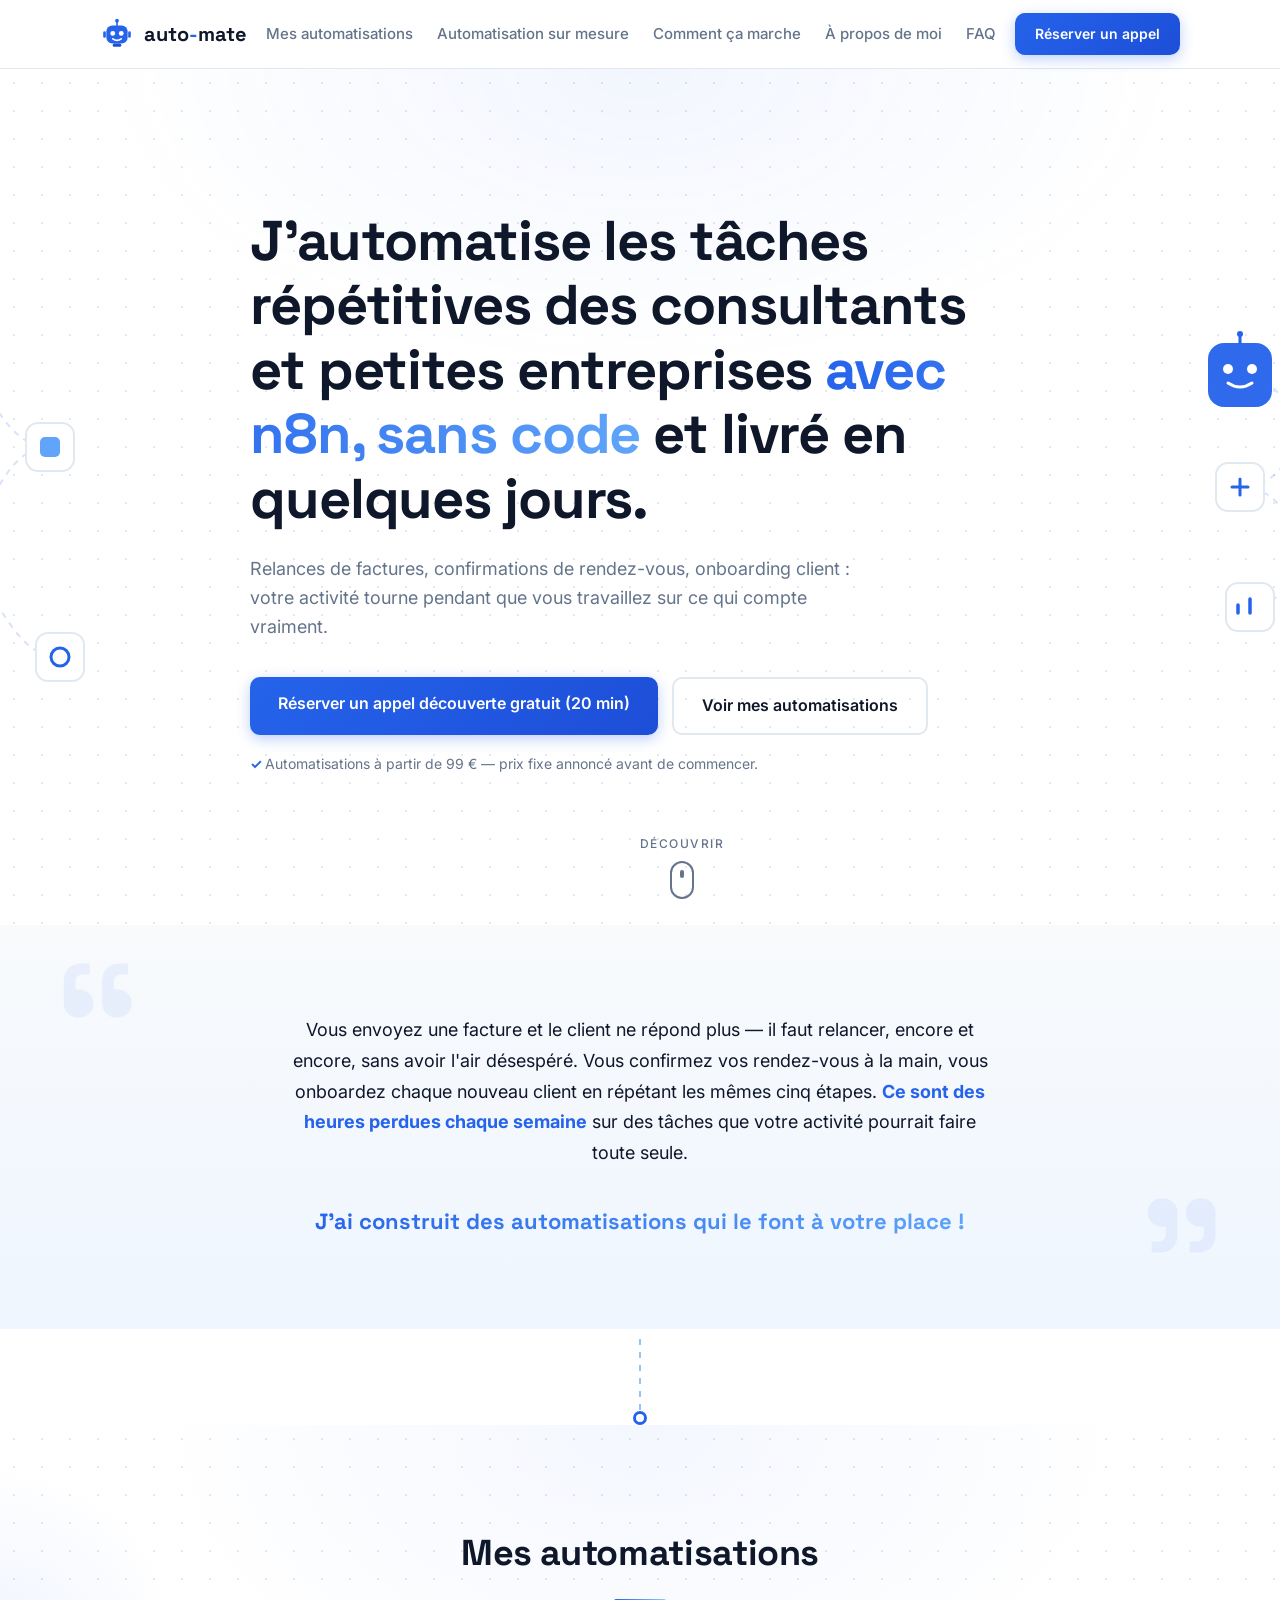
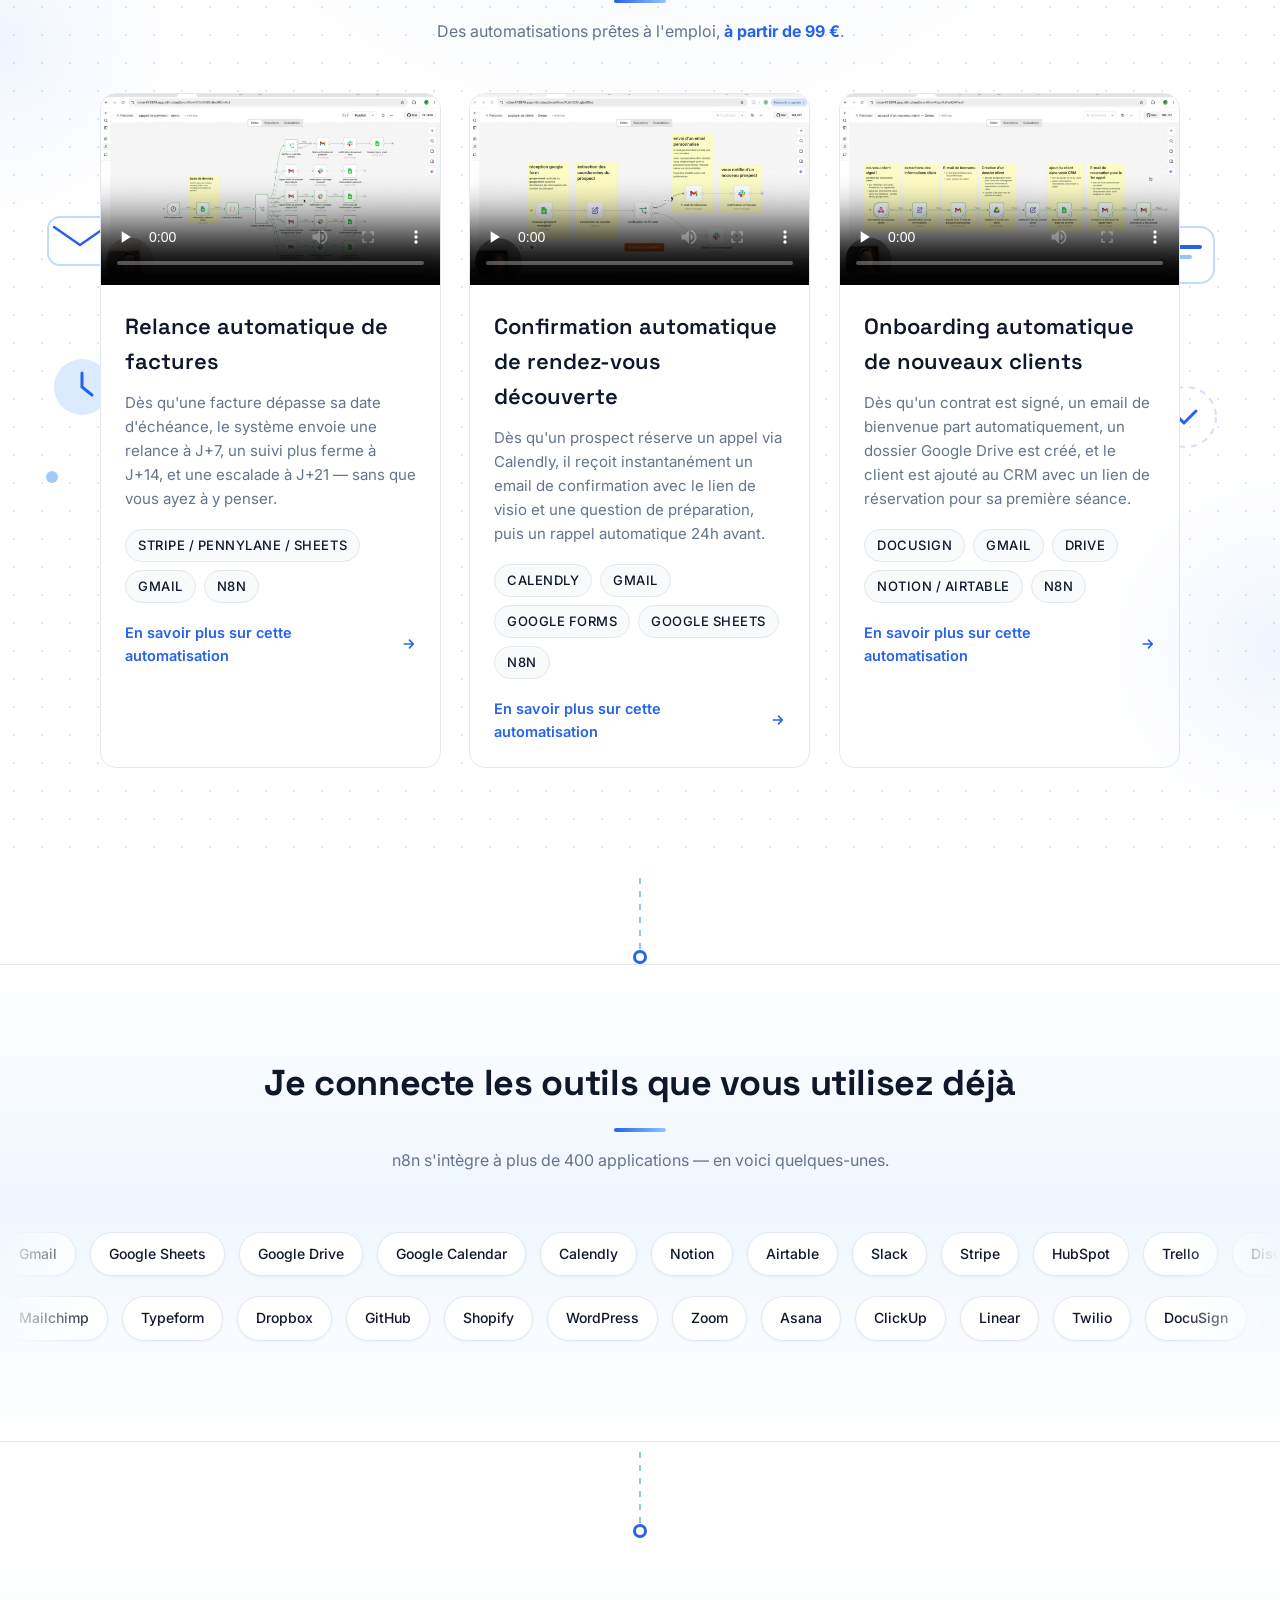
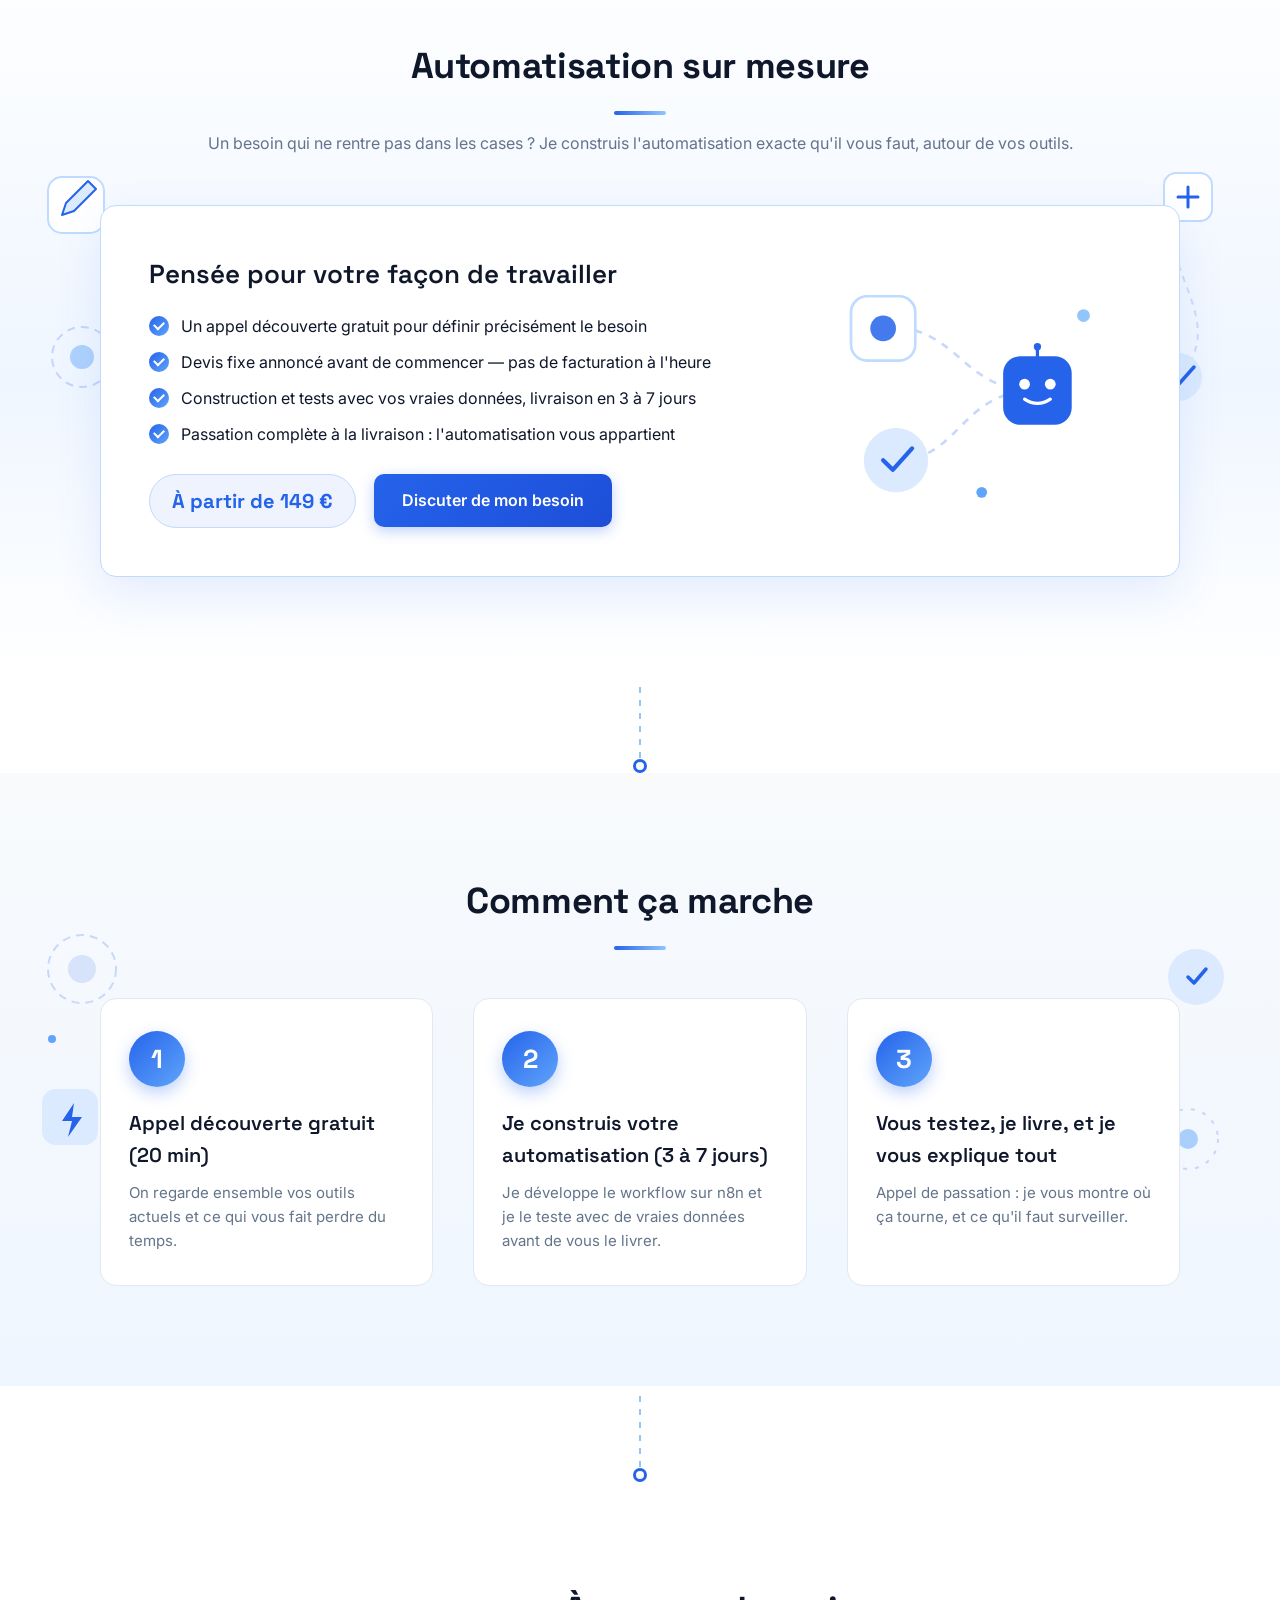
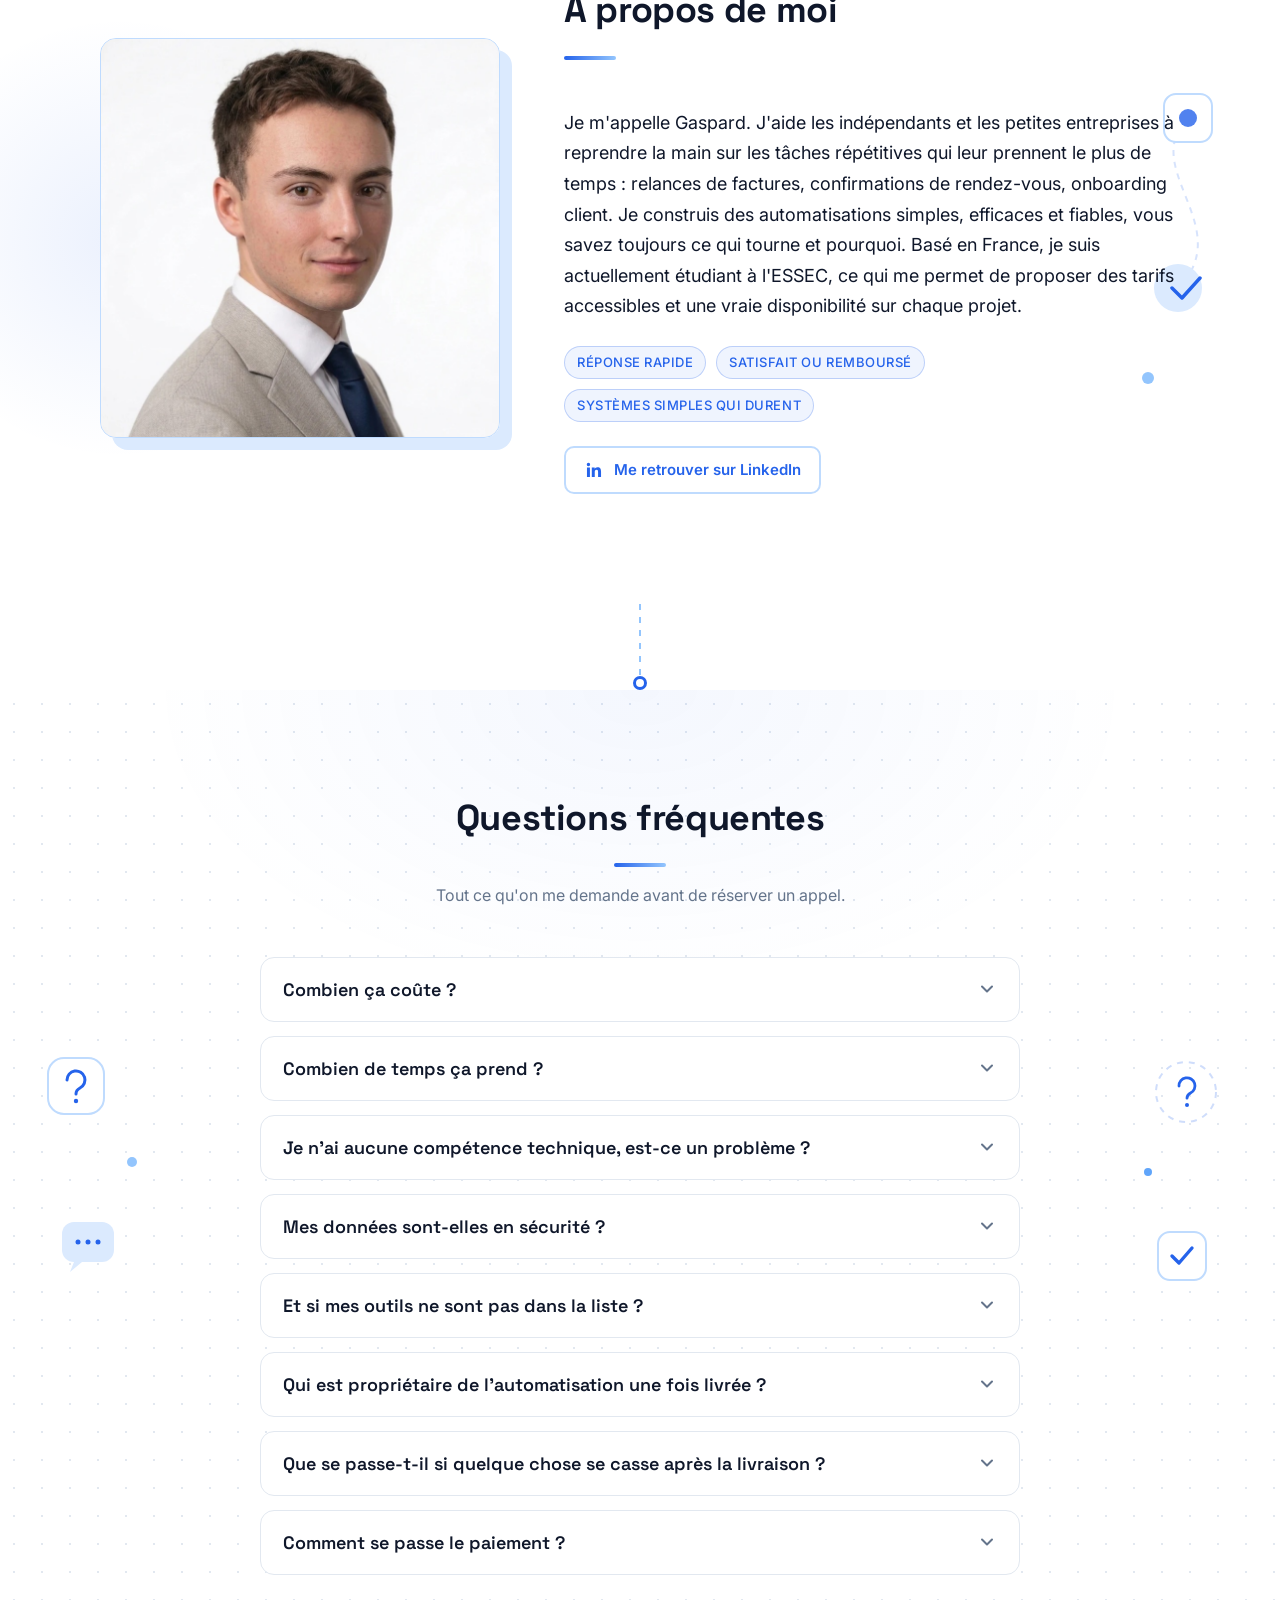
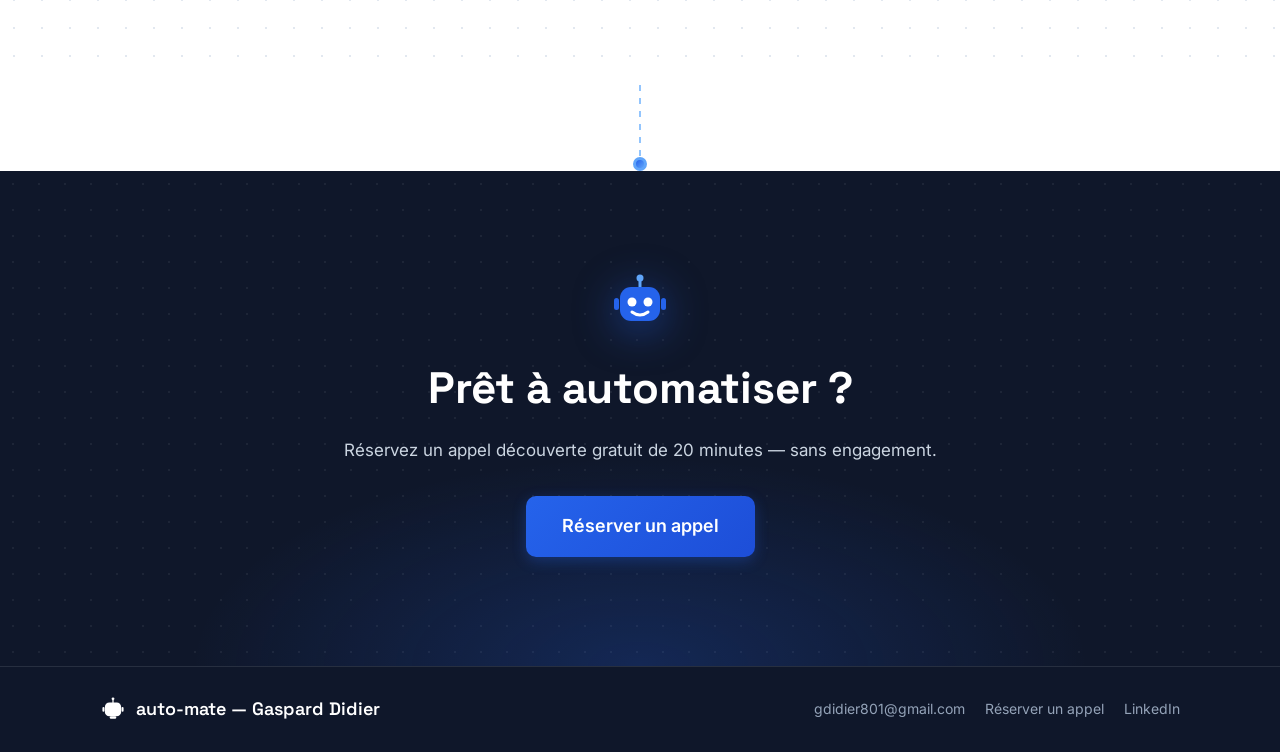
<file: index.html>
<!DOCTYPE html>
<html lang="fr">
<head>
  <meta charset="UTF-8">
  <meta name="viewport" content="width=device-width, initial-scale=1.0">
  <title>Gaspard Didier — Automatisation n8n pour consultants et coachs indépendants</title>
  <meta name="description" content="J'automatise les tâches répétitives des consultants et coachs indépendants — avec n8n, sans code, livré en quelques jours.">

  <!-- Favicon : initiales GD sur fond bleu (SVG inline, remplacer par le vrai logo plus tard) -->
  <link rel="icon" href="assets/images/favicon.svg" type="image/svg+xml">

  <!-- Google Fonts : Space Grotesk (titres) + Inter (texte) -->
  <link rel="preconnect" href="https://fonts.googleapis.com">
  <link rel="preconnect" href="https://fonts.gstatic.com" crossorigin>
  <link href="https://fonts.googleapis.com/css2?family=Inter:wght@400;500;600&family=Space+Grotesk:wght@600;700&display=swap" rel="stylesheet">

  <link rel="stylesheet" href="css/style.css">
</head>
<body>

  <!-- Barre de progression du scroll -->
  <div class="scroll-progress" aria-hidden="true"></div>

  <!-- ===== NAV ===== -->
  <header class="nav">
    <div class="container nav__inner">
      <a href="#hero" class="nav__brand">
        <img src="assets/images/logo.svg" alt="" class="nav__logo" width="34" height="34">
        <span>auto<span class="accent">-</span>mate</span>
      </a>
      <nav class="nav__links" aria-label="Sections du site">
        <a href="#automatisations">Mes automatisations</a>
        <a href="#sur-mesure">Automatisation sur mesure</a>
        <a href="#process">Comment ça marche</a>
        <a href="#a-propos">À propos de moi</a>
        <a href="#faq">FAQ</a>
      </nav>
      <a href="https://cal.com/gaspard-didier-aiuucr/appel-de-decouverte" class="btn btn--primary btn--small" target="_blank" rel="noopener">Réserver un appel</a>
    </div>
  </header>

  <main>
    <!-- ===== SECTION 1 — HERO ===== -->
    <section class="hero" id="hero">

      <!-- Décor latéral gauche : nœuds de workflow façon n8n -->
      <svg class="hero__decor hero__decor--left" viewBox="0 0 220 420" fill="none" aria-hidden="true">
        <path d="M40 60 C 110 60, 110 160, 170 160" stroke="#2563EB" stroke-opacity="0.18" stroke-width="2" stroke-dasharray="6 6" class="flow-line"/>
        <path d="M170 160 C 110 160, 110 270, 50 270" stroke="#2563EB" stroke-opacity="0.18" stroke-width="2" stroke-dasharray="6 6" class="flow-line"/>
        <path d="M50 270 C 120 270, 120 370, 180 370" stroke="#2563EB" stroke-opacity="0.18" stroke-width="2" stroke-dasharray="6 6" class="flow-line"/>
        <g class="float-slow"><rect x="16" y="36" width="48" height="48" rx="12" fill="#FFFFFF" stroke="#E2E8F0" stroke-width="2"/><circle cx="40" cy="60" r="9" fill="#2563EB" fill-opacity="0.85"/></g>
        <g class="float-mid"><rect x="146" y="136" width="48" height="48" rx="12" fill="#FFFFFF" stroke="#E2E8F0" stroke-width="2"/><rect x="160" y="150" width="20" height="20" rx="5" fill="#60A5FA"/></g>
        <g class="float-slow"><rect x="26" y="246" width="48" height="48" rx="12" fill="#FFFFFF" stroke="#E2E8F0" stroke-width="2"/><path d="M41 270 l7 7 l11 -13" stroke="#2563EB" stroke-width="3.5" stroke-linecap="round" stroke-linejoin="round" fill="none"/></g>
        <g class="float-mid"><rect x="156" y="346" width="48" height="48" rx="12" fill="#FFFFFF" stroke="#E2E8F0" stroke-width="2"/><circle cx="180" cy="370" r="9" fill="none" stroke="#2563EB" stroke-width="3"/></g>
      </svg>

      <!-- Décor latéral droit : robot + nœuds -->
      <svg class="hero__decor hero__decor--right" viewBox="0 0 220 420" fill="none" aria-hidden="true">
        <path d="M60 90 C 130 90, 130 200, 60 200" stroke="#2563EB" stroke-opacity="0.18" stroke-width="2" stroke-dasharray="6 6" class="flow-line"/>
        <path d="M60 200 C 130 200, 130 320, 70 320" stroke="#2563EB" stroke-opacity="0.18" stroke-width="2" stroke-dasharray="6 6" class="flow-line"/>
        <g class="float-mid">
          <rect x="28" y="56" width="64" height="64" rx="16" fill="#2563EB" fill-opacity="0.95"/>
          <line x1="60" y1="50" x2="60" y2="56" stroke="#2563EB" stroke-width="3" stroke-linecap="round"/>
          <circle cx="60" cy="47" r="3" fill="#2563EB"/>
          <circle cx="48" cy="82" r="5" fill="#FFFFFF"/>
          <circle cx="72" cy="82" r="5" fill="#FFFFFF"/>
          <path d="M48 96 Q60 104 72 96" stroke="#FFFFFF" stroke-width="3" stroke-linecap="round" fill="none"/>
        </g>
        <g class="float-slow"><rect x="36" y="176" width="48" height="48" rx="12" fill="#FFFFFF" stroke="#E2E8F0" stroke-width="2"/><path d="M52 200 h16 M60 192 v16" stroke="#2563EB" stroke-width="3" stroke-linecap="round"/></g>
        <g class="float-mid"><rect x="46" y="296" width="48" height="48" rx="12" fill="#FFFFFF" stroke="#E2E8F0" stroke-width="2"/><path d="M58 326 v-8 m12 8 v-14" stroke="#2563EB" stroke-width="3.5" stroke-linecap="round"/></g>
      </svg>

      <div class="container hero__inner">
        <h1 class="hero__title reveal">J'automatise les tâches répétitives des consultants et petites entreprises <span class="accent">avec n8n, sans code</span> et livré en quelques jours.</h1>
        <p class="hero__subtitle reveal delay-1">Relances de factures, confirmations de rendez-vous, onboarding client : votre activité tourne pendant que vous travaillez sur ce qui compte vraiment.</p>
        <div class="hero__actions reveal delay-2">
          <a href="https://cal.com/gaspard-didier-aiuucr/appel-de-decouverte" class="btn btn--primary btn--shine" target="_blank" rel="noopener">Réserver un appel découverte gratuit (20 min)</a>
          <a href="#automatisations" class="btn btn--outline">Voir mes automatisations</a>
        </div>
        <p class="hero__price reveal delay-3">Automatisations à partir de 99&nbsp;€ — prix fixe annoncé avant de commencer.</p>
      </div>

      <!-- Indicateur de scroll : invite à descendre -->
      <a href="#probleme" class="scroll-hint reveal delay-3" aria-label="Descendre">
        <span class="scroll-hint__text">Découvrir</span>
        <span class="scroll-hint__mouse"><span class="scroll-hint__wheel"></span></span>
      </a>
    </section>

    <!-- ===== SECTION 2 — LE PROBLÈME ===== -->
    <section class="problem" id="probleme">
      <div class="container">
        <p class="problem__text reveal">Vous envoyez une facture et le client ne répond plus — il faut relancer, encore et encore, sans avoir l'air désespéré. Vous confirmez vos rendez-vous à la main, vous onboardez chaque nouveau client en répétant les mêmes cinq étapes. <strong>Ce sont des heures perdues chaque semaine</strong> sur des tâches que votre activité pourrait faire toute seule.</p>
        <p class="problem__punch reveal delay-1">J'ai construit des automatisations qui le font à votre place !</p>
      </div>
    </section>

    <!-- Connecteur de parcours : fil animé entre les sections -->
    <div class="connector" aria-hidden="true">
      <span class="connector__line"></span>
      <span class="connector__node"></span>
    </div>

    <!-- ===== SECTION 3 — MES AUTOMATISATIONS ===== -->
    <section class="automations" id="automatisations">

      <!-- Décor latéral : enveloppe et horloge flottantes -->
      <svg class="side-decor side-decor--left" viewBox="0 0 160 360" fill="none" aria-hidden="true">
        <g class="float-slow">
          <rect x="36" y="50" width="64" height="48" rx="12" fill="#FFFFFF" stroke="#BFDBFE" stroke-width="2"/>
          <path d="M42 60 l26 18 26 -18" stroke="#2563EB" stroke-width="2.5" stroke-linecap="round" stroke-linejoin="round" fill="none"/>
        </g>
        <g class="float-mid">
          <circle cx="70" cy="220" r="28" fill="#DBEAFE"/>
          <path d="M70 206 v14 l10 8" stroke="#2563EB" stroke-width="3" stroke-linecap="round" fill="none"/>
        </g>
        <circle cx="120" cy="140" r="5" fill="#93C5FD" class="float-mid"/>
        <circle cx="40" cy="310" r="6" fill="#60A5FA" fill-opacity="0.6" class="float-slow"/>
      </svg>
      <svg class="side-decor side-decor--right" viewBox="0 0 160 360" fill="none" aria-hidden="true">
        <g class="float-mid">
          <rect x="50" y="60" width="56" height="56" rx="14" fill="#FFFFFF" stroke="#BFDBFE" stroke-width="2"/>
          <rect x="62" y="78" width="32" height="4" rx="2" fill="#2563EB"/>
          <rect x="62" y="88" width="22" height="4" rx="2" fill="#93C5FD"/>
        </g>
        <g class="float-slow">
          <circle cx="78" cy="250" r="30" stroke="#2563EB" stroke-opacity="0.2" stroke-width="2" stroke-dasharray="6 6"/>
          <path d="M70 250 l6 6 l12 -12" stroke="#2563EB" stroke-width="3" stroke-linecap="round" stroke-linejoin="round" fill="none"/>
        </g>
        <circle cx="40" cy="150" r="4" fill="#60A5FA" class="float-slow"/>
      </svg>

      <div class="container">
        <h2 class="section-title reveal">Mes automatisations</h2>
        <p class="section-sub reveal">Des automatisations prêtes à l'emploi, <strong>à partir de 99&nbsp;€</strong>.</p>
        <div class="cards">

          <article class="card reveal">
            <div class="card__media">
              <video class="card__video" controls preload="none" playsinline poster="assets/images/poster-relances.jpg">
                <source src="assets/videos/facture-relance.mp4" type="video/mp4">
                Votre navigateur ne supporte pas la vidéo.
              </video>
              <button class="card__expand" type="button" data-video="assets/videos/facture-relance.mp4" aria-label="Agrandir la vidéo en plein écran">
                <svg viewBox="0 0 24 24" width="18" height="18" fill="none" stroke="currentColor" stroke-width="2.2" stroke-linecap="round" stroke-linejoin="round"><path d="M8 3H5a2 2 0 0 0-2 2v3m18 0V5a2 2 0 0 0-2-2h-3M3 16v3a2 2 0 0 0 2 2h3m13-5v3a2 2 0 0 1-2 2h-3"/></svg>
                <span>Agrandir</span>
              </button>
            </div>
            <div class="card__body">
              <h3 class="card__title">Relance automatique de factures</h3>
              <p class="card__desc">Dès qu'une facture dépasse sa date d'échéance, le système envoie une relance à J+7, un suivi plus ferme à J+14, et une escalade à J+21 — sans que vous ayez à y penser.</p>
              <div class="card__badges">
                <span class="badge">Stripe / Pennylane / Sheets</span>
                <span class="badge">Gmail</span>
                <span class="badge">n8n</span>
              </div>
              <a class="card__more" href="automatisations.html#relances">En savoir plus sur cette automatisation
                <svg viewBox="0 0 24 24" width="16" height="16" fill="none" stroke="currentColor" stroke-width="2.4" stroke-linecap="round" stroke-linejoin="round"><path d="M5 12h14M13 6l6 6-6 6"/></svg>
              </a>
            </div>
          </article>

          <article class="card reveal">
            <div class="card__media">
              <video class="card__video" controls preload="none" playsinline poster="assets/images/poster-rendez-vous.jpg">
                <source src="assets/videos/rdv-confirmation.mp4" type="video/mp4">
                Votre navigateur ne supporte pas la vidéo.
              </video>
              <button class="card__expand" type="button" data-video="assets/videos/rdv-confirmation.mp4" aria-label="Agrandir la vidéo en plein écran">
                <svg viewBox="0 0 24 24" width="18" height="18" fill="none" stroke="currentColor" stroke-width="2.2" stroke-linecap="round" stroke-linejoin="round"><path d="M8 3H5a2 2 0 0 0-2 2v3m18 0V5a2 2 0 0 0-2-2h-3M3 16v3a2 2 0 0 0 2 2h3m13-5v3a2 2 0 0 1-2 2h-3"/></svg>
                <span>Agrandir</span>
              </button>
            </div>
            <div class="card__body">
              <h3 class="card__title">Confirmation automatique de rendez-vous découverte</h3>
              <p class="card__desc">Dès qu'un prospect réserve un appel via Calendly, il reçoit instantanément un email de confirmation avec le lien de visio et une question de préparation, puis un rappel automatique 24h avant.</p>
              <div class="card__badges">
                <span class="badge">Calendly</span>
                <span class="badge">Gmail</span>
                <span class="badge">Google Forms</span>
                <span class="badge">Google Sheets</span>
                <span class="badge">n8n</span>
              </div>
              <a class="card__more" href="automatisations.html#rendez-vous">En savoir plus sur cette automatisation
                <svg viewBox="0 0 24 24" width="16" height="16" fill="none" stroke="currentColor" stroke-width="2.4" stroke-linecap="round" stroke-linejoin="round"><path d="M5 12h14M13 6l6 6-6 6"/></svg>
              </a>
            </div>
          </article>

          <article class="card reveal">
            <div class="card__media">
              <video class="card__video" controls preload="none" playsinline poster="assets/images/poster-onboarding.jpg">
                <source src="assets/videos/onboarding.mp4" type="video/mp4">
                Votre navigateur ne supporte pas la vidéo.
              </video>
              <button class="card__expand" type="button" data-video="assets/videos/onboarding.mp4" aria-label="Agrandir la vidéo en plein écran">
                <svg viewBox="0 0 24 24" width="18" height="18" fill="none" stroke="currentColor" stroke-width="2.2" stroke-linecap="round" stroke-linejoin="round"><path d="M8 3H5a2 2 0 0 0-2 2v3m18 0V5a2 2 0 0 0-2-2h-3M3 16v3a2 2 0 0 0 2 2h3m13-5v3a2 2 0 0 1-2 2h-3"/></svg>
                <span>Agrandir</span>
              </button>
            </div>
            <div class="card__body">
              <h3 class="card__title">Onboarding automatique de nouveaux clients</h3>
              <p class="card__desc">Dès qu'un contrat est signé, un email de bienvenue part automatiquement, un dossier Google Drive est créé, et le client est ajouté au CRM avec un lien de réservation pour sa première séance.</p>
              <div class="card__badges">
                <span class="badge">Docusign</span>
                <span class="badge">Gmail</span>
                <span class="badge">Drive</span>
                <span class="badge">Notion / Airtable</span>
                <span class="badge">n8n</span>
              </div>
              <a class="card__more" href="automatisations.html#onboarding">En savoir plus sur cette automatisation
                <svg viewBox="0 0 24 24" width="16" height="16" fill="none" stroke="currentColor" stroke-width="2.4" stroke-linecap="round" stroke-linejoin="round"><path d="M5 12h14M13 6l6 6-6 6"/></svg>
              </a>
            </div>
          </article>

        </div>
      </div>
    </section>

    <div class="connector" aria-hidden="true">
      <span class="connector__line"></span>
      <span class="connector__node"></span>
    </div>

    <!-- ===== INTÉGRATIONS — marquee défilant des connexions n8n ===== -->
    <section class="integrations" id="integrations">
      <div class="container">
        <h2 class="section-title reveal">Je connecte les outils que vous utilisez déjà</h2>
        <p class="integrations__sub reveal">n8n s'intègre à plus de 400 applications — en voici quelques-unes.</p>
      </div>
      <div class="marquee reveal" aria-hidden="true">
        <div class="marquee__track">
          <!-- Liste dupliquée 2x pour la boucle infinie -->
          <span class="badge badge--app"><img src="https://cdn.simpleicons.org/gmail" alt="" loading="lazy" onerror="this.remove()">Gmail</span>
          <span class="badge badge--app"><img src="https://cdn.simpleicons.org/googlesheets" alt="" loading="lazy" onerror="this.remove()">Google Sheets</span>
          <span class="badge badge--app"><img src="https://cdn.simpleicons.org/googledrive" alt="" loading="lazy" onerror="this.remove()">Google Drive</span>
          <span class="badge badge--app"><img src="https://cdn.simpleicons.org/googlecalendar" alt="" loading="lazy" onerror="this.remove()">Google Calendar</span>
          <span class="badge badge--app"><img src="https://cdn.simpleicons.org/calendly" alt="" loading="lazy" onerror="this.remove()">Calendly</span>
          <span class="badge badge--app"><img src="https://cdn.simpleicons.org/notion" alt="" loading="lazy" onerror="this.remove()">Notion</span>
          <span class="badge badge--app"><img src="https://cdn.simpleicons.org/airtable" alt="" loading="lazy" onerror="this.remove()">Airtable</span>
          <span class="badge badge--app"><img src="https://cdn.simpleicons.org/slack" alt="" loading="lazy" onerror="this.remove()">Slack</span>
          <span class="badge badge--app"><img src="https://cdn.simpleicons.org/stripe" alt="" loading="lazy" onerror="this.remove()">Stripe</span>
          <span class="badge badge--app"><img src="https://cdn.simpleicons.org/hubspot" alt="" loading="lazy" onerror="this.remove()">HubSpot</span>
          <span class="badge badge--app"><img src="https://cdn.simpleicons.org/trello" alt="" loading="lazy" onerror="this.remove()">Trello</span>
          <span class="badge badge--app"><img src="https://cdn.simpleicons.org/discord" alt="" loading="lazy" onerror="this.remove()">Discord</span>
          <span class="badge badge--app"><img src="https://cdn.simpleicons.org/telegram" alt="" loading="lazy" onerror="this.remove()">Telegram</span>
          <span class="badge badge--app"><img src="https://cdn.simpleicons.org/whatsapp" alt="" loading="lazy" onerror="this.remove()">WhatsApp</span>
          <span class="badge badge--app"><img src="https://cdn.simpleicons.org/openai" alt="" loading="lazy" onerror="this.remove()">OpenAI</span>
          <span class="badge badge--app"><img src="https://cdn.simpleicons.org/gmail" alt="" loading="lazy" onerror="this.remove()">Gmail</span>
          <span class="badge badge--app"><img src="https://cdn.simpleicons.org/googlesheets" alt="" loading="lazy" onerror="this.remove()">Google Sheets</span>
          <span class="badge badge--app"><img src="https://cdn.simpleicons.org/googledrive" alt="" loading="lazy" onerror="this.remove()">Google Drive</span>
          <span class="badge badge--app"><img src="https://cdn.simpleicons.org/googlecalendar" alt="" loading="lazy" onerror="this.remove()">Google Calendar</span>
          <span class="badge badge--app"><img src="https://cdn.simpleicons.org/calendly" alt="" loading="lazy" onerror="this.remove()">Calendly</span>
          <span class="badge badge--app"><img src="https://cdn.simpleicons.org/notion" alt="" loading="lazy" onerror="this.remove()">Notion</span>
          <span class="badge badge--app"><img src="https://cdn.simpleicons.org/airtable" alt="" loading="lazy" onerror="this.remove()">Airtable</span>
          <span class="badge badge--app"><img src="https://cdn.simpleicons.org/slack" alt="" loading="lazy" onerror="this.remove()">Slack</span>
          <span class="badge badge--app"><img src="https://cdn.simpleicons.org/stripe" alt="" loading="lazy" onerror="this.remove()">Stripe</span>
          <span class="badge badge--app"><img src="https://cdn.simpleicons.org/hubspot" alt="" loading="lazy" onerror="this.remove()">HubSpot</span>
          <span class="badge badge--app"><img src="https://cdn.simpleicons.org/trello" alt="" loading="lazy" onerror="this.remove()">Trello</span>
          <span class="badge badge--app"><img src="https://cdn.simpleicons.org/discord" alt="" loading="lazy" onerror="this.remove()">Discord</span>
          <span class="badge badge--app"><img src="https://cdn.simpleicons.org/telegram" alt="" loading="lazy" onerror="this.remove()">Telegram</span>
          <span class="badge badge--app"><img src="https://cdn.simpleicons.org/whatsapp" alt="" loading="lazy" onerror="this.remove()">WhatsApp</span>
          <span class="badge badge--app"><img src="https://cdn.simpleicons.org/openai" alt="" loading="lazy" onerror="this.remove()">OpenAI</span>
        </div>
      </div>
      <div class="marquee marquee--reverse reveal" aria-hidden="true">
        <div class="marquee__track">
          <span class="badge badge--app"><img src="https://cdn.simpleicons.org/mailchimp" alt="" loading="lazy" onerror="this.remove()">Mailchimp</span>
          <span class="badge badge--app"><img src="https://cdn.simpleicons.org/typeform" alt="" loading="lazy" onerror="this.remove()">Typeform</span>
          <span class="badge badge--app"><img src="https://cdn.simpleicons.org/dropbox" alt="" loading="lazy" onerror="this.remove()">Dropbox</span>
          <span class="badge badge--app"><img src="https://cdn.simpleicons.org/github" alt="" loading="lazy" onerror="this.remove()">GitHub</span>
          <span class="badge badge--app"><img src="https://cdn.simpleicons.org/shopify" alt="" loading="lazy" onerror="this.remove()">Shopify</span>
          <span class="badge badge--app"><img src="https://cdn.simpleicons.org/wordpress" alt="" loading="lazy" onerror="this.remove()">WordPress</span>
          <span class="badge badge--app"><img src="https://cdn.simpleicons.org/zoom" alt="" loading="lazy" onerror="this.remove()">Zoom</span>
          <span class="badge badge--app"><img src="https://cdn.simpleicons.org/asana" alt="" loading="lazy" onerror="this.remove()">Asana</span>
          <span class="badge badge--app"><img src="https://cdn.simpleicons.org/clickup" alt="" loading="lazy" onerror="this.remove()">ClickUp</span>
          <span class="badge badge--app"><img src="https://cdn.simpleicons.org/linear" alt="" loading="lazy" onerror="this.remove()">Linear</span>
          <span class="badge badge--app"><img src="https://cdn.simpleicons.org/twilio" alt="" loading="lazy" onerror="this.remove()">Twilio</span>
          <span class="badge badge--app"><img src="https://cdn.simpleicons.org/docusign" alt="" loading="lazy" onerror="this.remove()">DocuSign</span>
          <span class="badge badge--app"><img src="https://cdn.simpleicons.org/webflow" alt="" loading="lazy" onerror="this.remove()">Webflow</span>
          <span class="badge badge--app"><img src="https://cdn.simpleicons.org/zapier" alt="" loading="lazy" onerror="this.remove()">Zapier</span>
          <span class="badge badge--app"><img src="https://cdn.simpleicons.org/n8n" alt="" loading="lazy" onerror="this.remove()">n8n</span>
          <span class="badge badge--app"><img src="https://cdn.simpleicons.org/mailchimp" alt="" loading="lazy" onerror="this.remove()">Mailchimp</span>
          <span class="badge badge--app"><img src="https://cdn.simpleicons.org/typeform" alt="" loading="lazy" onerror="this.remove()">Typeform</span>
          <span class="badge badge--app"><img src="https://cdn.simpleicons.org/dropbox" alt="" loading="lazy" onerror="this.remove()">Dropbox</span>
          <span class="badge badge--app"><img src="https://cdn.simpleicons.org/github" alt="" loading="lazy" onerror="this.remove()">GitHub</span>
          <span class="badge badge--app"><img src="https://cdn.simpleicons.org/shopify" alt="" loading="lazy" onerror="this.remove()">Shopify</span>
          <span class="badge badge--app"><img src="https://cdn.simpleicons.org/wordpress" alt="" loading="lazy" onerror="this.remove()">WordPress</span>
          <span class="badge badge--app"><img src="https://cdn.simpleicons.org/zoom" alt="" loading="lazy" onerror="this.remove()">Zoom</span>
          <span class="badge badge--app"><img src="https://cdn.simpleicons.org/asana" alt="" loading="lazy" onerror="this.remove()">Asana</span>
          <span class="badge badge--app"><img src="https://cdn.simpleicons.org/clickup" alt="" loading="lazy" onerror="this.remove()">ClickUp</span>
          <span class="badge badge--app"><img src="https://cdn.simpleicons.org/linear" alt="" loading="lazy" onerror="this.remove()">Linear</span>
          <span class="badge badge--app"><img src="https://cdn.simpleicons.org/twilio" alt="" loading="lazy" onerror="this.remove()">Twilio</span>
          <span class="badge badge--app"><img src="https://cdn.simpleicons.org/docusign" alt="" loading="lazy" onerror="this.remove()">DocuSign</span>
          <span class="badge badge--app"><img src="https://cdn.simpleicons.org/webflow" alt="" loading="lazy" onerror="this.remove()">Webflow</span>
          <span class="badge badge--app"><img src="https://cdn.simpleicons.org/zapier" alt="" loading="lazy" onerror="this.remove()">Zapier</span>
          <span class="badge badge--app"><img src="https://cdn.simpleicons.org/n8n" alt="" loading="lazy" onerror="this.remove()">n8n</span>
        </div>
      </div>
    </section>

    <div class="connector" aria-hidden="true">
      <span class="connector__line"></span>
      <span class="connector__node"></span>
    </div>

    <!-- ===== AUTOMATISATION SUR MESURE ===== -->
    <section class="custom" id="sur-mesure">

      <!-- Décor latéral : crayon/plan et rouages -->
      <svg class="side-decor side-decor--left" viewBox="0 0 160 360" fill="none" aria-hidden="true">
        <g class="float-slow">
          <rect x="36" y="50" width="56" height="56" rx="14" fill="#FFFFFF" stroke="#BFDBFE" stroke-width="2"/>
          <path d="M50 88 l4 -12 22 -22 8 8 -22 22 -12 4z" fill="#DBEAFE" stroke="#2563EB" stroke-width="2" stroke-linejoin="round"/>
        </g>
        <g class="float-mid">
          <circle cx="70" cy="230" r="30" stroke="#2563EB" stroke-opacity="0.22" stroke-width="2" stroke-dasharray="8 6"/>
          <circle cx="70" cy="230" r="12" fill="#60A5FA" fill-opacity="0.45"/>
        </g>
        <circle cx="120" cy="150" r="5" fill="#93C5FD" class="float-mid"/>
      </svg>
      <svg class="side-decor side-decor--right" viewBox="0 0 160 360" fill="none" aria-hidden="true">
        <path d="M80 70 C 30 130, 130 190, 70 250" stroke="#2563EB" stroke-opacity="0.18" stroke-width="2" stroke-dasharray="6 6" class="flow-line"/>
        <g class="float-mid"><rect x="56" y="46" width="48" height="48" rx="12" fill="#FFFFFF" stroke="#BFDBFE" stroke-width="2"/><path d="M70 70 h20 m-10 -10 v20" stroke="#2563EB" stroke-width="3" stroke-linecap="round"/></g>
        <g class="float-slow"><rect x="46" y="226" width="48" height="48" rx="24" fill="#DBEAFE"/><path d="M62 250 l8 8 l16 -18" stroke="#2563EB" stroke-width="3.5" stroke-linecap="round" stroke-linejoin="round" fill="none"/></g>
      </svg>

      <div class="container">
        <h2 class="section-title reveal">Automatisation sur mesure</h2>
        <p class="section-sub reveal">Un besoin qui ne rentre pas dans les cases ? Je construis l'automatisation exacte qu'il vous faut, autour de vos outils.</p>

        <div class="custom__panel reveal">
          <div class="custom__content">
            <h3 class="custom__title">Pensée pour votre façon de travailler</h3>
            <ul class="custom__list">
              <li>Un appel découverte gratuit pour définir précisément le besoin</li>
              <li>Devis fixe annoncé avant de commencer — pas de facturation à l'heure</li>
              <li>Construction et tests avec vos vraies données, livraison en 3 à 7 jours</li>
              <li>Passation complète à la livraison : l'automatisation vous appartient</li>
            </ul>
            <div class="custom__footer">
              <span class="custom__price">À partir de 149&nbsp;€</span>
              <a href="https://cal.com/gaspard-didier-aiuucr/appel-de-decouverte" class="btn btn--primary btn--shine" target="_blank" rel="noopener">Discuter de mon besoin</a>
            </div>
          </div>
          <svg class="custom__illu" viewBox="0 0 280 240" fill="none" aria-hidden="true">
            <path d="M60 60 C 130 60, 130 120, 200 120" stroke="#2563EB" stroke-opacity="0.25" stroke-width="2.5" stroke-dasharray="7 7" class="flow-line"/>
            <path d="M200 120 C 130 120, 130 185, 70 185" stroke="#2563EB" stroke-opacity="0.25" stroke-width="2.5" stroke-dasharray="7 7" class="flow-line"/>
            <g class="float-slow">
              <rect x="28" y="32" width="60" height="60" rx="15" fill="#FFFFFF" stroke="#BFDBFE" stroke-width="2.5"/>
              <circle cx="58" cy="62" r="12" fill="#2563EB" fill-opacity="0.85"/>
            </g>
            <g class="float-mid">
              <rect x="170" y="88" width="64" height="64" rx="16" fill="#2563EB"/>
              <line x1="202" y1="82" x2="202" y2="88" stroke="#2563EB" stroke-width="3" stroke-linecap="round"/>
              <circle cx="202" cy="79" r="3.4" fill="#2563EB"/>
              <circle cx="190" cy="114" r="5" fill="#FFFFFF"/>
              <circle cx="214" cy="114" r="5" fill="#FFFFFF"/>
              <path d="M190 128 Q202 136 214 128" stroke="#FFFFFF" stroke-width="3" stroke-linecap="round" fill="none"/>
            </g>
            <g class="float-slow">
              <rect x="40" y="155" width="60" height="60" rx="30" fill="#DBEAFE"/>
              <path d="M58 185 l9 9 l18 -20" stroke="#2563EB" stroke-width="4" stroke-linecap="round" stroke-linejoin="round" fill="none"/>
            </g>
            <circle cx="245" cy="50" r="6" fill="#93C5FD" class="float-mid"/>
            <circle cx="150" cy="215" r="5" fill="#60A5FA" class="float-slow"/>
          </svg>
        </div>
      </div>
    </section>

    <div class="connector" aria-hidden="true">
      <span class="connector__line"></span>
      <span class="connector__node"></span>
    </div>

    <!-- ===== SECTION 4 — COMMENT ÇA MARCHE ===== -->
    <section class="process" id="process">

      <!-- Décor latéral : engrenages et éclair flottants -->
      <svg class="side-decor side-decor--left" viewBox="0 0 160 360" fill="none" aria-hidden="true">
        <g class="float-slow">
          <circle cx="70" cy="70" r="34" stroke="#2563EB" stroke-opacity="0.22" stroke-width="2" stroke-dasharray="8 6"/>
          <circle cx="70" cy="70" r="14" fill="#2563EB" fill-opacity="0.14"/>
        </g>
        <g class="float-mid">
          <rect x="30" y="190" width="56" height="56" rx="14" fill="#DBEAFE"/>
          <path d="M62 204 l-12 18 h10 l-4 16 14 -20 h-10 z" fill="#2563EB"/>
        </g>
        <circle cx="120" cy="320" r="6" fill="#93C5FD" class="float-slow"/>
        <circle cx="40" cy="140" r="4" fill="#60A5FA" class="float-mid"/>
      </svg>
      <svg class="side-decor side-decor--right" viewBox="0 0 160 360" fill="none" aria-hidden="true">
        <g class="float-mid">
          <rect x="60" y="50" width="56" height="56" rx="28" fill="#DBEAFE"/>
          <path d="M80 78 l6 6 l12 -14" stroke="#2563EB" stroke-width="3.5" stroke-linecap="round" stroke-linejoin="round" fill="none"/>
        </g>
        <g class="float-slow">
          <circle cx="80" cy="240" r="30" stroke="#2563EB" stroke-opacity="0.22" stroke-width="2" stroke-dasharray="4 8"/>
          <circle cx="80" cy="240" r="10" fill="#60A5FA" fill-opacity="0.5"/>
        </g>
        <circle cx="40" cy="330" r="5" fill="#93C5FD" class="float-mid"/>
      </svg>

      <div class="container">
        <h2 class="section-title reveal">Comment ça marche</h2>
        <div class="steps">
          <div class="step reveal">
            <span class="step__number">1</span>
            <h3 class="step__title">Appel découverte gratuit (20 min)</h3>
            <p class="step__desc">On regarde ensemble vos outils actuels et ce qui vous fait perdre du temps.</p>
          </div>
          <div class="step reveal">
            <span class="step__number">2</span>
            <h3 class="step__title">Je construis votre automatisation (3 à 7 jours)</h3>
            <p class="step__desc">Je développe le workflow sur n8n et je le teste avec de vraies données avant de vous le livrer.</p>
          </div>
          <div class="step reveal">
            <span class="step__number">3</span>
            <h3 class="step__title">Vous testez, je livre, et je vous explique tout</h3>
            <p class="step__desc">Appel de passation : je vous montre où ça tourne, et ce qu'il faut surveiller.</p>
          </div>
        </div>
      </div>
    </section>

    <div class="connector" aria-hidden="true">
      <span class="connector__line"></span>
      <span class="connector__node"></span>
    </div>

    <!-- ===== SECTION 5 — À PROPOS ===== -->
    <section class="about" id="a-propos">

      <!-- Décor latéral : nœuds connectés -->
      <svg class="side-decor side-decor--right" viewBox="0 0 160 360" fill="none" aria-hidden="true">
        <path d="M80 60 C 30 110, 130 170, 70 230" stroke="#2563EB" stroke-opacity="0.18" stroke-width="2" stroke-dasharray="6 6" class="flow-line"/>
        <g class="float-slow"><rect x="56" y="36" width="48" height="48" rx="12" fill="#FFFFFF" stroke="#BFDBFE" stroke-width="2"/><circle cx="80" cy="60" r="9" fill="#2563EB" fill-opacity="0.8"/></g>
        <g class="float-mid"><rect x="46" y="206" width="48" height="48" rx="24" fill="#DBEAFE"/><path d="M62 230 h36 m-18 -18 v36" stroke="#2563EB" stroke-width="0" /><path d="M64 230 l10 10 l18 -20" stroke="#2563EB" stroke-width="3.5" stroke-linecap="round" stroke-linejoin="round" fill="none"/></g>
        <circle cx="40" cy="320" r="6" fill="#93C5FD" class="float-slow"/>
      </svg>

      <div class="container about__inner">
        <!-- PLACEHOLDER PHOTO : remplacer photo.jpg par ta vraie photo (carrée de préférence) -->
        <img class="about__photo reveal" src="assets/images/photo.jpg" alt="Photo de Gaspard Didier" width="400" height="400">
        <div class="about__content reveal">
          <h2 class="section-title section-title--left">À propos de moi</h2>
          <p class="about__text">Je m'appelle Gaspard. J'aide les indépendants et les petites entreprises à reprendre la main sur les tâches répétitives qui leur prennent le plus de temps : relances de factures, confirmations de rendez-vous, onboarding client. Je construis des automatisations simples, efficaces et fiables, vous savez toujours ce qui tourne et pourquoi. Basé en France, je suis actuellement étudiant à l'ESSEC, ce qui me permet de proposer des tarifs accessibles et une vraie disponibilité sur chaque projet.</p>
          <div class="about__principles">
            <span class="badge badge--principle">Réponse rapide</span>
            <span class="badge badge--principle">Satisfait ou remboursé</span>
            <span class="badge badge--principle">Systèmes simples qui durent</span>
          </div>
          <a href="https://www.linkedin.com/in/gaspard-didier-490bb827a/" class="about__linkedin" target="_blank" rel="noopener">
            <svg viewBox="0 0 24 24" width="20" height="20" fill="currentColor" aria-hidden="true"><path d="M20.45 20.45h-3.55v-5.57c0-1.33-.03-3.04-1.85-3.04-1.85 0-2.14 1.45-2.14 2.94v5.67H9.36V9h3.41v1.56h.05c.47-.9 1.63-1.85 3.36-1.85 3.6 0 4.27 2.37 4.27 5.45v6.29zM5.34 7.43a2.06 2.06 0 1 1 0-4.12 2.06 2.06 0 0 1 0 4.12zM7.12 20.45H3.56V9h3.56v11.45z"/></svg>
            Me retrouver sur LinkedIn
          </a>
        </div>
      </div>
    </section>

    <div class="connector" aria-hidden="true">
      <span class="connector__line"></span>
      <span class="connector__node"></span>
    </div>

    <!-- ===== FAQ — questions fréquentes (accordéon) ===== -->
    <section class="faq" id="faq">

      <!-- Décor latéral : points d'interrogation et bulles -->
      <svg class="side-decor side-decor--left" viewBox="0 0 160 360" fill="none" aria-hidden="true">
        <g class="float-slow">
          <rect x="36" y="56" width="56" height="56" rx="16" fill="#FFFFFF" stroke="#BFDBFE" stroke-width="2"/>
          <path d="M55 78 a9 9 0 1 1 13 8 c-3 1.6-4 3.5-4 6" stroke="#2563EB" stroke-width="3" stroke-linecap="round" fill="none"/>
          <circle cx="64" cy="99" r="2.2" fill="#2563EB"/>
        </g>
        <g class="float-mid">
          <rect x="50" y="220" width="52" height="40" rx="12" fill="#DBEAFE"/>
          <path d="M62 260 l-4 10 12 -10z" fill="#DBEAFE"/>
          <circle cx="66" cy="240" r="2.5" fill="#2563EB"/>
          <circle cx="76" cy="240" r="2.5" fill="#2563EB"/>
          <circle cx="86" cy="240" r="2.5" fill="#2563EB"/>
        </g>
        <circle cx="120" cy="160" r="5" fill="#93C5FD" class="float-mid"/>
      </svg>
      <svg class="side-decor side-decor--right" viewBox="0 0 160 360" fill="none" aria-hidden="true">
        <g class="float-mid">
          <circle cx="78" cy="90" r="30" stroke="#2563EB" stroke-opacity="0.22" stroke-width="2" stroke-dasharray="6 6"/>
          <path d="M71 84 a8 8 0 1 1 11.5 7 c-2.6 1.4-3.5 3-3.5 5.2" stroke="#2563EB" stroke-width="2.8" stroke-linecap="round" fill="none"/>
          <circle cx="79" cy="103" r="2" fill="#2563EB"/>
        </g>
        <g class="float-slow"><rect x="50" y="230" width="48" height="48" rx="12" fill="#FFFFFF" stroke="#BFDBFE" stroke-width="2"/><path d="M64 254 l7 7 l13 -15" stroke="#2563EB" stroke-width="3.4" stroke-linecap="round" stroke-linejoin="round" fill="none"/></g>
        <circle cx="40" cy="170" r="4" fill="#60A5FA" class="float-slow"/>
      </svg>

      <div class="container faq__container">
        <h2 class="section-title reveal">Questions fréquentes</h2>
        <p class="section-sub reveal">Tout ce qu'on me demande avant de réserver un appel.</p>

        <div class="faq__list">
          <div class="faq__item reveal">
            <button class="faq__q" type="button" aria-expanded="false">
              <span>Combien ça coûte ?</span>
              <svg class="faq__chevron" viewBox="0 0 24 24" width="20" height="20" fill="none" stroke="currentColor" stroke-width="2.4" stroke-linecap="round" stroke-linejoin="round"><path d="M6 9l6 6 6-6"/></svg>
            </button>
            <div class="faq__a"><div class="faq__a-inner">Mes automatisations démarrent à 99&nbsp;€ pour un besoin simple, et à partir de 149&nbsp;€ pour une automatisation sur mesure (plusieurs étapes, plusieurs outils connectés). Je donne toujours un prix fixe avant de commencer — pas de facturation à l'heure, vous savez exactement ce que vous payez.</div></div>
          </div>

          <div class="faq__item reveal">
            <button class="faq__q" type="button" aria-expanded="false">
              <span>Combien de temps ça prend ?</span>
              <svg class="faq__chevron" viewBox="0 0 24 24" width="20" height="20" fill="none" stroke="currentColor" stroke-width="2.4" stroke-linecap="round" stroke-linejoin="round"><path d="M6 9l6 6 6-6"/></svg>
            </button>
            <div class="faq__a"><div class="faq__a-inner">Entre 2 et 7 jours ouvrés selon la complexité, après notre appel découverte de 20 minutes. Je vous donne un délai précis avant de démarrer.</div></div>
          </div>

          <div class="faq__item reveal">
            <button class="faq__q" type="button" aria-expanded="false">
              <span>Je n'ai aucune compétence technique, est-ce un problème ?</span>
              <svg class="faq__chevron" viewBox="0 0 24 24" width="20" height="20" fill="none" stroke="currentColor" stroke-width="2.4" stroke-linecap="round" stroke-linejoin="round"><path d="M6 9l6 6 6-6"/></svg>
            </button>
            <div class="faq__a"><div class="faq__a-inner">Non, c'est même la situation la plus fréquente. Mon travail, c'est justement de prendre en charge toute la partie technique. Vous n'avez rien à apprendre sur n8n : je construis, je teste, et je vous montre comment ça fonctionne le jour de la livraison, en langage simple.</div></div>
          </div>

          <div class="faq__item reveal">
            <button class="faq__q" type="button" aria-expanded="false">
              <span>Mes données sont-elles en sécurité ?</span>
              <svg class="faq__chevron" viewBox="0 0 24 24" width="20" height="20" fill="none" stroke="currentColor" stroke-width="2.4" stroke-linecap="round" stroke-linejoin="round"><path d="M6 9l6 6 6-6"/></svg>
            </button>
            <div class="faq__a"><div class="faq__a-inner">Oui. L'automatisation connecte vos propres outils entre eux (votre Gmail, votre CRM, votre Google Sheets, etc.) — vos données restent dans vos comptes, je ne les stocke pas ailleurs. Je m'engage aussi à ne jamais partager vos informations ou celles de vos clients avec un tiers.</div></div>
          </div>

          <div class="faq__item reveal">
            <button class="faq__q" type="button" aria-expanded="false">
              <span>Et si mes outils ne sont pas dans la liste ?</span>
              <svg class="faq__chevron" viewBox="0 0 24 24" width="20" height="20" fill="none" stroke="currentColor" stroke-width="2.4" stroke-linecap="round" stroke-linejoin="round"><path d="M6 9l6 6 6-6"/></svg>
            </button>
            <div class="faq__a"><div class="faq__a-inner">n8n se connecte à plus de 400 applications, et la plupart des outils qui n'ont pas d'intégration directe peuvent quand même être connectés via leur API. On vérifie ensemble lors de l'appel découverte si c'est possible pour vos outils.</div></div>
          </div>

          <div class="faq__item reveal">
            <button class="faq__q" type="button" aria-expanded="false">
              <span>Qui est propriétaire de l'automatisation une fois livrée ?</span>
              <svg class="faq__chevron" viewBox="0 0 24 24" width="20" height="20" fill="none" stroke="currentColor" stroke-width="2.4" stroke-linecap="round" stroke-linejoin="round"><path d="M6 9l6 6 6-6"/></svg>
            </button>
            <div class="faq__a"><div class="faq__a-inner">Vous. Une fois le projet payé, l'automatisation et sa documentation vous appartiennent entièrement. Vous n'êtes dépendant de personne pour continuer à l'utiliser, même si on ne travaille plus ensemble.</div></div>
          </div>

          <div class="faq__item reveal">
            <button class="faq__q" type="button" aria-expanded="false">
              <span>Que se passe-t-il si quelque chose se casse après la livraison ?</span>
              <svg class="faq__chevron" viewBox="0 0 24 24" width="20" height="20" fill="none" stroke="currentColor" stroke-width="2.4" stroke-linecap="round" stroke-linejoin="round"><path d="M6 9l6 6 6-6"/></svg>
            </button>
            <div class="faq__a"><div class="faq__a-inner">Je propose une formule de suivi mensuel (à partir de 10&nbsp;€/mois) qui inclut la surveillance de vos automatisations, la correction des bugs et une amélioration par mois. Sans cette formule, je reste joignable pour des interventions ponctuelles.</div></div>
          </div>

          <div class="faq__item reveal">
            <button class="faq__q" type="button" aria-expanded="false">
              <span>Comment se passe le paiement ?</span>
              <svg class="faq__chevron" viewBox="0 0 24 24" width="20" height="20" fill="none" stroke="currentColor" stroke-width="2.4" stroke-linecap="round" stroke-linejoin="round"><path d="M6 9l6 6 6-6"/></svg>
            </button>
            <div class="faq__a"><div class="faq__a-inner">Un acompte au moment de valider le projet, le solde à la livraison. Virement ou paiement en ligne, selon ce qui vous convient le mieux.</div></div>
          </div>
        </div>
      </div>
    </section>

    <div class="connector connector--end" aria-hidden="true">
      <span class="connector__line"></span>
      <span class="connector__node connector__node--flag"></span>
    </div>

    <!-- ===== SECTION 6 — CTA FINAL ===== -->
    <section class="cta" id="contact">

      <!-- Robot mascotte flottant au-dessus du titre -->
      <svg class="cta__robot float-mid" viewBox="0 0 64 64" fill="none" aria-hidden="true">
        <line x1="32" y1="10" x2="32" y2="16" stroke="#60A5FA" stroke-width="3" stroke-linecap="round"/>
        <circle cx="32" cy="7" r="3.5" fill="#60A5FA"/>
        <rect x="12" y="16" width="40" height="34" rx="11" fill="#2563EB"/>
        <rect x="6" y="27" width="5" height="12" rx="2.5" fill="#2563EB"/>
        <rect x="53" y="27" width="5" height="12" rx="2.5" fill="#2563EB"/>
        <circle cx="24" cy="31" r="4.5" fill="#FFFFFF"/>
        <circle cx="40" cy="31" r="4.5" fill="#FFFFFF"/>
        <path d="M24 41 Q32 47 40 41" stroke="#FFFFFF" stroke-width="3" stroke-linecap="round" fill="none"/>
      </svg>

      <div class="container cta__inner reveal">
        <h2 class="cta__title">Prêt à automatiser ?</h2>
        <p class="cta__text">Réservez un appel découverte gratuit de 20 minutes — sans engagement.</p>
        <a href="https://cal.com/gaspard-didier-aiuucr/appel-de-decouverte" class="btn btn--primary btn--large btn--shine" target="_blank" rel="noopener">Réserver un appel</a>
      </div>
    </section>
  </main>

  <!-- ===== FOOTER ===== -->
  <footer class="footer">
    <div class="container footer__inner">
      <span class="footer__brand"><img src="assets/images/logo.svg" alt="" class="footer__logo" width="26" height="26"> auto-mate — Gaspard Didier</span>
      <div class="footer__links">
        <a href="mailto:gdidier801@gmail.com">gdidier801@gmail.com</a>
        <a href="https://cal.com/gaspard-didier-aiuucr/appel-de-decouverte" target="_blank" rel="noopener">Réserver un appel</a>
        <a href="https://www.linkedin.com/in/gaspard-didier-490bb827a/" target="_blank" rel="noopener">LinkedIn</a>
      </div>
    </div>
  </footer>

  <!-- ===== LIGHTBOX VIDÉO (agrandissement plein écran) ===== -->
  <div class="lightbox" id="lightbox" aria-hidden="true" role="dialog" aria-modal="true" aria-label="Vidéo agrandie">
    <button class="lightbox__close" type="button" aria-label="Fermer">
      <svg viewBox="0 0 24 24" width="22" height="22" fill="none" stroke="currentColor" stroke-width="2.4" stroke-linecap="round"><path d="M6 6l12 12M18 6L6 18"/></svg>
    </button>
    <div class="lightbox__inner">
      <video class="lightbox__video" controls playsinline></video>
    </div>
  </div>

  <!-- ANALYTICS — GoatCounter (gratuit, respecte la vie privée).
       1. Crée un compte sur https://www.goatcounter.com (2 min)
       2. Remplace MONCOMPTE ci-dessous par le code de ton compte
       3. C'est tout. Stats visibles sur https://MONCOMPTE.goatcounter.com -->
  <script data-goatcounter="https://MONCOMPTE.goatcounter.com/count" async src="//gc.zgo.at/count.js"></script>

  <script src="js/main.js"></script>
</body>
</html>
</file>
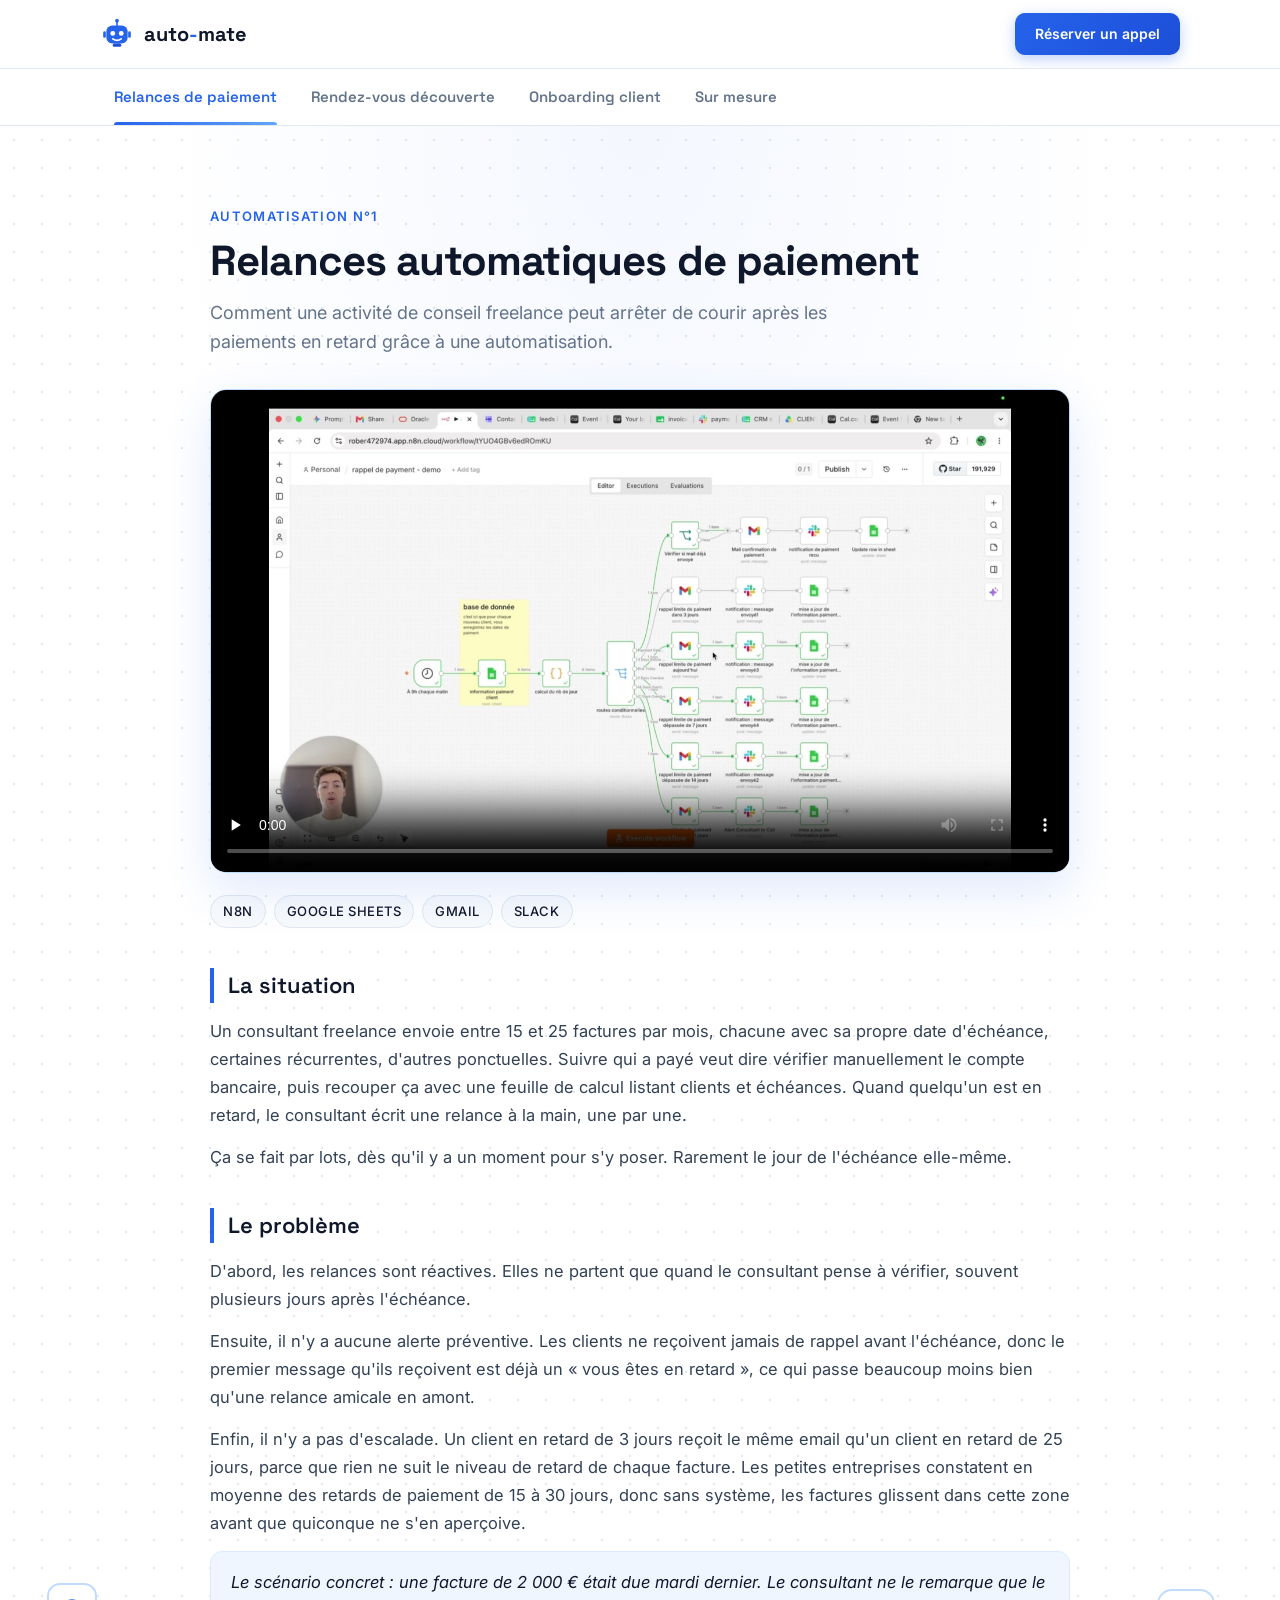
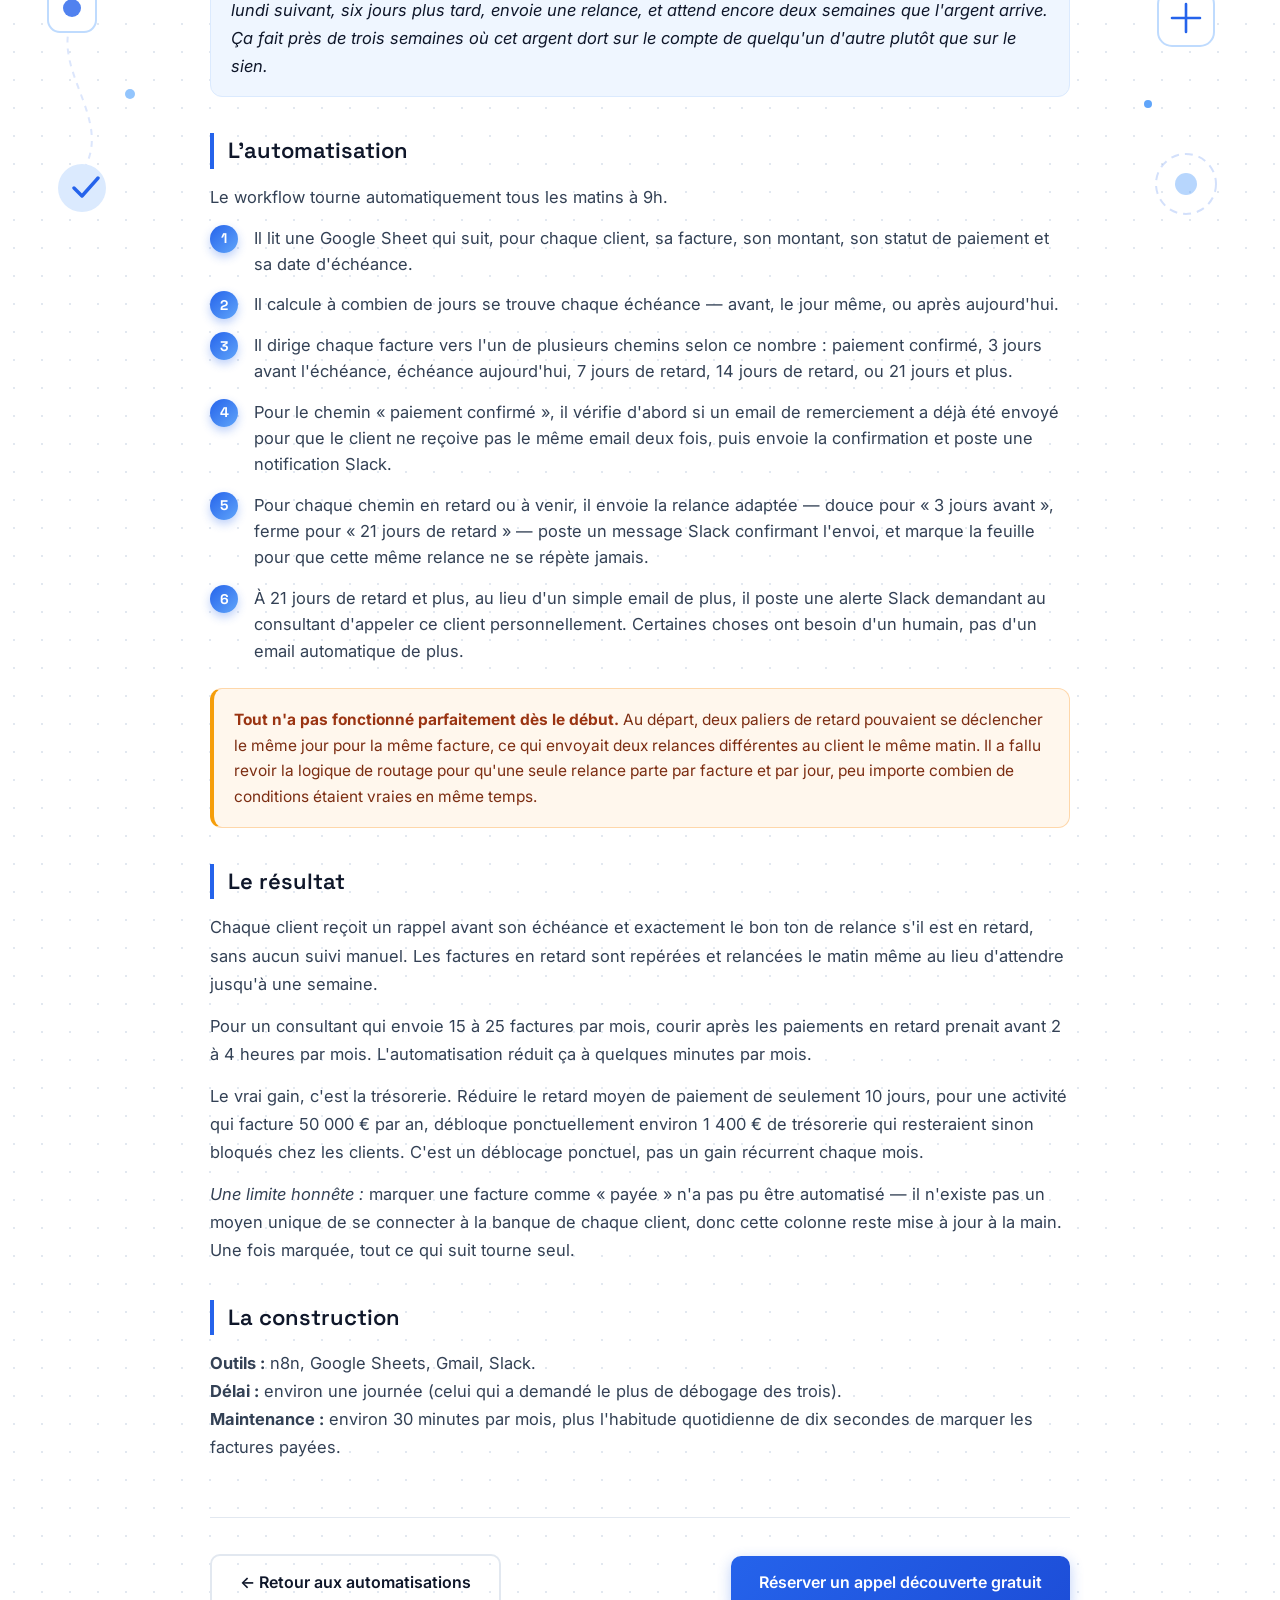
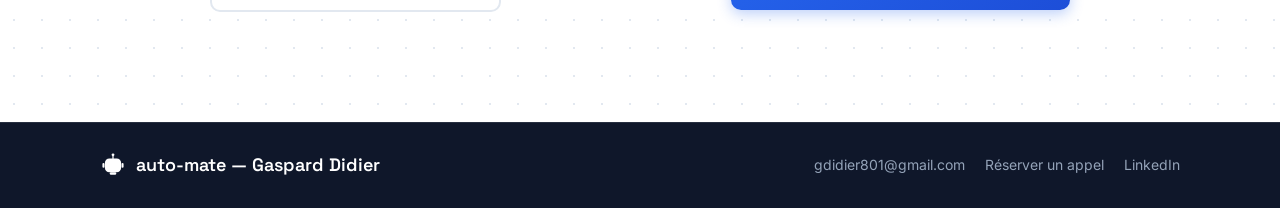
<file: automatisations.html>
<!DOCTYPE html>
<html lang="fr">
<head>
  <meta charset="UTF-8">
  <meta name="viewport" content="width=device-width, initial-scale=1.0">
  <title>Mes automatisations en détail — auto-mate</title>
  <meta name="description" content="Découvrez en détail chaque automatisation : relances de paiement, rendez-vous découverte, onboarding client et automatisations sur mesure.">

  <link rel="icon" href="assets/images/favicon.svg" type="image/svg+xml">

  <link rel="preconnect" href="https://fonts.googleapis.com">
  <link rel="preconnect" href="https://fonts.gstatic.com" crossorigin>
  <link href="https://fonts.googleapis.com/css2?family=Inter:wght@400;500;600&family=Space+Grotesk:wght@600;700&display=swap" rel="stylesheet">

  <link rel="stylesheet" href="css/style.css">
</head>
<body>

  <div class="scroll-progress" aria-hidden="true"></div>

  <!-- ===== NAV avec onglets des automatisations ===== -->
  <header class="nav nav--detail">
    <div class="container nav__inner">
      <a href="index.html" class="nav__brand">
        <img src="assets/images/logo.svg" alt="" class="nav__logo" width="34" height="34">
        <span>auto<span class="accent">-</span>mate</span>
      </a>
      <a href="index.html#contact" class="btn btn--primary btn--small">Réserver un appel</a>
    </div>
    <nav class="subnav" aria-label="Choisir une automatisation">
      <div class="container subnav__inner">
        <a class="subnav__tab" href="#relances" data-id="relances">Relances de paiement</a>
        <a class="subnav__tab" href="#rendez-vous" data-id="rendez-vous">Rendez-vous découverte</a>
        <a class="subnav__tab" href="#onboarding" data-id="onboarding">Onboarding client</a>
        <a class="subnav__tab" href="#personnalisee" data-id="personnalisee">Sur mesure</a>
      </div>
    </nav>
  </header>

  <main class="detail">
    <!-- Décors latéraux (communs à toutes les automatisations) -->
    <svg class="side-decor side-decor--left" viewBox="0 0 160 360" fill="none" aria-hidden="true">
      <path d="M70 60 C 20 120, 120 180, 60 240" stroke="#2563EB" stroke-opacity="0.16" stroke-width="2" stroke-dasharray="6 6" class="flow-line"/>
      <g class="float-slow"><rect x="36" y="40" width="48" height="48" rx="12" fill="#FFFFFF" stroke="#BFDBFE" stroke-width="2"/><circle cx="60" cy="64" r="9" fill="#2563EB" fill-opacity="0.8"/></g>
      <g class="float-mid"><rect x="46" y="220" width="48" height="48" rx="24" fill="#DBEAFE"/><path d="M62 244 l8 8 l16 -18" stroke="#2563EB" stroke-width="3.4" stroke-linecap="round" stroke-linejoin="round" fill="none"/></g>
      <circle cx="118" cy="150" r="5" fill="#93C5FD" class="float-mid"/>
    </svg>
    <svg class="side-decor side-decor--right" viewBox="0 0 160 360" fill="none" aria-hidden="true">
      <g class="float-mid"><rect x="50" y="46" width="56" height="56" rx="14" fill="#FFFFFF" stroke="#BFDBFE" stroke-width="2"/><path d="M64 74 h28 M78 60 v28" stroke="#2563EB" stroke-width="2.6" stroke-linecap="round"/></g>
      <g class="float-slow"><circle cx="78" cy="240" r="30" stroke="#2563EB" stroke-opacity="0.2" stroke-width="2" stroke-dasharray="8 6"/><circle cx="78" cy="240" r="11" fill="#60A5FA" fill-opacity="0.45"/></g>
      <circle cx="40" cy="160" r="4" fill="#60A5FA" class="float-slow"/>
    </svg>

    <div class="container">

      <!-- ============ RELANCES DE PAIEMENT (Carte 1) ============ -->
      <article class="case" data-pane="relances">
        <p class="case__eyebrow">Automatisation n°1</p>
        <h1 class="case__title">Relances automatiques de paiement</h1>
        <p class="case__lead">Comment une activité de conseil freelance peut arrêter de courir après les paiements en retard grâce à une automatisation.</p>

        <div class="case__media">
          <video class="case__video" controls preload="none" playsinline poster="assets/images/poster-relances.jpg">
            <source src="assets/videos/facture-relance.mp4" type="video/mp4">
            Votre navigateur ne supporte pas la vidéo.
          </video>
        </div>

        <div class="case__badges">
          <span class="badge">n8n</span><span class="badge">Google Sheets</span><span class="badge">Gmail</span><span class="badge">Slack</span>
        </div>

        <div class="case__body">
          <h2>La situation</h2>
          <p>Un consultant freelance envoie entre 15 et 25 factures par mois, chacune avec sa propre date d'échéance, certaines récurrentes, d'autres ponctuelles. Suivre qui a payé veut dire vérifier manuellement le compte bancaire, puis recouper ça avec une feuille de calcul listant clients et échéances. Quand quelqu'un est en retard, le consultant écrit une relance à la main, une par une.</p>
          <p>Ça se fait par lots, dès qu'il y a un moment pour s'y poser. Rarement le jour de l'échéance elle-même.</p>

          <h2>Le problème</h2>
          <p>D'abord, les relances sont réactives. Elles ne partent que quand le consultant pense à vérifier, souvent plusieurs jours après l'échéance.</p>
          <p>Ensuite, il n'y a aucune alerte préventive. Les clients ne reçoivent jamais de rappel avant l'échéance, donc le premier message qu'ils reçoivent est déjà un « vous êtes en retard », ce qui passe beaucoup moins bien qu'une relance amicale en amont.</p>
          <p>Enfin, il n'y a pas d'escalade. Un client en retard de 3 jours reçoit le même email qu'un client en retard de 25 jours, parce que rien ne suit le niveau de retard de chaque facture. Les petites entreprises constatent en moyenne des retards de paiement de 15 à 30 jours, donc sans système, les factures glissent dans cette zone avant que quiconque ne s'en aperçoive.</p>
          <p class="case__scenario">Le scénario concret : une facture de 2 000 € était due mardi dernier. Le consultant ne le remarque que le lundi suivant, six jours plus tard, envoie une relance, et attend encore deux semaines que l'argent arrive. Ça fait près de trois semaines où cet argent dort sur le compte de quelqu'un d'autre plutôt que sur le sien.</p>

          <h2>L'automatisation</h2>
          <p>Le workflow tourne automatiquement tous les matins à 9h.</p>
          <ol class="case__steps">
            <li>Il lit une Google Sheet qui suit, pour chaque client, sa facture, son montant, son statut de paiement et sa date d'échéance.</li>
            <li>Il calcule à combien de jours se trouve chaque échéance — avant, le jour même, ou après aujourd'hui.</li>
            <li>Il dirige chaque facture vers l'un de plusieurs chemins selon ce nombre : paiement confirmé, 3 jours avant l'échéance, échéance aujourd'hui, 7 jours de retard, 14 jours de retard, ou 21 jours et plus.</li>
            <li>Pour le chemin « paiement confirmé », il vérifie d'abord si un email de remerciement a déjà été envoyé pour que le client ne reçoive pas le même email deux fois, puis envoie la confirmation et poste une notification Slack.</li>
            <li>Pour chaque chemin en retard ou à venir, il envoie la relance adaptée — douce pour « 3 jours avant », ferme pour « 21 jours de retard » — poste un message Slack confirmant l'envoi, et marque la feuille pour que cette même relance ne se répète jamais.</li>
            <li>À 21 jours de retard et plus, au lieu d'un simple email de plus, il poste une alerte Slack demandant au consultant d'appeler ce client personnellement. Certaines choses ont besoin d'un humain, pas d'un email automatique de plus.</li>
          </ol>

          <div class="case__friction">
            <strong>Tout n'a pas fonctionné parfaitement dès le début.</strong> Au départ, deux paliers de retard pouvaient se déclencher le même jour pour la même facture, ce qui envoyait deux relances différentes au client le même matin. Il a fallu revoir la logique de routage pour qu'une seule relance parte par facture et par jour, peu importe combien de conditions étaient vraies en même temps.
          </div>

          <h2>Le résultat</h2>
          <p>Chaque client reçoit un rappel avant son échéance et exactement le bon ton de relance s'il est en retard, sans aucun suivi manuel. Les factures en retard sont repérées et relancées le matin même au lieu d'attendre jusqu'à une semaine.</p>
          <p>Pour un consultant qui envoie 15 à 25 factures par mois, courir après les paiements en retard prenait avant 2 à 4 heures par mois. L'automatisation réduit ça à quelques minutes par mois.</p>
          <p>Le vrai gain, c'est la trésorerie. Réduire le retard moyen de paiement de seulement 10 jours, pour une activité qui facture 50 000 € par an, débloque ponctuellement environ 1 400 € de trésorerie qui resteraient sinon bloqués chez les clients. C'est un déblocage ponctuel, pas un gain récurrent chaque mois.</p>
          <p><em>Une limite honnête :</em> marquer une facture comme « payée » n'a pas pu être automatisé — il n'existe pas un moyen unique de se connecter à la banque de chaque client, donc cette colonne reste mise à jour à la main. Une fois marquée, tout ce qui suit tourne seul.</p>

          <h2>La construction</h2>
          <p><strong>Outils :</strong> n8n, Google Sheets, Gmail, Slack.<br>
          <strong>Délai :</strong> environ une journée (celui qui a demandé le plus de débogage des trois).<br>
          <strong>Maintenance :</strong> environ 30 minutes par mois, plus l'habitude quotidienne de dix secondes de marquer les factures payées.</p>
        </div>
      </article>

      <!-- ============ RENDEZ-VOUS DÉCOUVERTE (Carte 2) ============ -->
      <article class="case" data-pane="rendez-vous" hidden>
        <p class="case__eyebrow">Automatisation n°2</p>
        <h1 class="case__title">Confirmation des rendez-vous découverte</h1>
        <p class="case__lead">Comment une activité de coaching en ligne peut arrêter de perdre des prospects grâce à une automatisation.</p>

        <div class="case__media">
          <video class="case__video" controls preload="none" playsinline poster="assets/images/poster-rendez-vous.jpg">
            <source src="assets/videos/rdv-confirmation.mp4" type="video/mp4">
            Votre navigateur ne supporte pas la vidéo.
          </video>
        </div>

        <div class="case__badges">
          <span class="badge">n8n</span><span class="badge">Google Forms</span><span class="badge">Google Sheets</span><span class="badge">Gmail</span><span class="badge">Slack</span>
        </div>

        <div class="case__body">
          <h2>La situation</h2>
          <p>Un coach a un formulaire de contact sur son site (un Google Form relié à une Google Sheet) pour que les gens puissent demander un appel découverte gratuit. Chaque nouvelle soumission devient une nouvelle ligne dans la feuille. Le coach consulte la feuille quand il y pense, une à deux fois par jour si l'activité est calme, moins souvent s'il est pris avec des clients.</p>
          <p>Quand il regarde, il lit le message, ouvre son agenda, écrit une réponse personnalisée avec ses disponibilités, et l'envoie. Si le formulaire arrive sans email, il n'y a rien à quoi répondre, donc ce prospect reste dans la feuille pour toujours.</p>

          <h2>Le problème</h2>
          <p>D'abord, le temps de réponse dépend entièrement du moment où le coach ouvre la feuille. Ça peut être dix minutes, ça peut être deux jours.</p>
          <p>Ensuite, chaque réponse est écrite à partir de zéro. Personnaliser chacune prend quelques minutes, et quand il y en a cinq d'un coup, la qualité baisse. Certaines reçoivent un rapide « merci, voici mon Calendly », d'autres ne reçoivent rien.</p>
          <p>Enfin, les soumissions incomplètes sont invisibles. Un prospect sans adresse email ne déclenche rien. Personne ne le remarque. Il reste juste là.</p>
          <p class="case__scenario">Voici ce que ça donne en pratique. Un prospect chaud remplit le formulaire vendredi à 16h, prêt à réserver et payer. Le coach est déconnecté pour le week-end. Lundi matin, ce prospect a déjà réservé un appel chez un concurrent qui a répondu en vingt minutes.</p>

          <h2>L'automatisation</h2>
          <p>Le workflow se déclenche dès qu'une nouvelle ligne apparaît dans la Google Sheet, donc dès qu'une personne soumet le formulaire.</p>
          <ol class="case__steps">
            <li>Il récupère les données de la nouvelle ligne : nom, email, et le reste demandé par le formulaire.</li>
            <li>Il vérifie si le champ email est bien rempli.</li>
            <li><strong>Si oui :</strong> il envoie immédiatement au prospect un email de bienvenue personnalisé, avec un lien pour réserver directement un appel dans l'agenda du coach selon ses disponibilités en temps réel. En même temps, il poste un message Slack pour signaler le nouveau prospect avec ses détails.</li>
            <li><strong>Si non :</strong> il ne tente pas d'envoyer un email et poste une alerte Slack signalant que ce prospect n'a pas laissé de coordonnées, pour que le coach puisse relancer autrement.</li>
          </ol>

          <div class="case__friction">
            <strong>Tout n'a pas fonctionné parfaitement dès le début.</strong> Dans la première version, l'alerte Slack se déclenchait pour tous les prospects, y compris ceux qui recevaient déjà leur email de bienvenue, ce qui créait une notification en double et rendait le canal bruyant pour rien. Il a fallu ajouter une condition pour que l'alerte « à relancer manuellement » ne parte que pour les prospects sans adresse email.
          </div>

          <h2>Le résultat</h2>
          <p>Le temps de réponse passe de « quand j'ai le temps de regarder la feuille » — qui pouvait être des heures ou des jours — à moins d'une minute, jour et nuit, week-ends compris.</p>
          <p>Aucun prospect avec un email valide n'attend plus de réponse. Et aucun prospect ne disparaît silencieusement à cause d'une erreur de formulaire, puisque ces cas sont désormais signalés au lieu d'être ignorés.</p>
          <p>Temps gagné estimé : 2 à 3 heures par semaine, qui partaient avant dans la vérification de la feuille et la rédaction de réponses individuelles.</p>

          <h2>La construction</h2>
          <p><strong>Outils :</strong> n8n, Google Sheets, Gmail, Slack.<br>
          <strong>Délai :</strong> une demi-journée environ.<br>
          <strong>Maintenance :</strong> quasi nulle — peut-être 15 minutes par mois à jeter un œil aux alertes Slack pour les prospects sans email.</p>
        </div>
      </article>

      <!-- ============ ONBOARDING CLIENT (Carte 3) ============ -->
      <article class="case" data-pane="onboarding" hidden>
        <p class="case__eyebrow">Automatisation n°3</p>
        <h1 class="case__title">Onboarding automatique des nouveaux clients</h1>
        <p class="case__lead">Comment une activité de conseil peut arrêter d'intégrer ses nouveaux clients à la main grâce à une automatisation.</p>

        <div class="case__media">
          <video class="case__video" controls preload="none" playsinline poster="assets/images/poster-onboarding.jpg">
            <source src="assets/videos/onboarding.mp4" type="video/mp4">
            Votre navigateur ne supporte pas la vidéo.
          </video>
        </div>

        <div class="case__badges">
          <span class="badge">n8n</span><span class="badge">Google Sheets / Forms</span><span class="badge">Gmail</span><span class="badge">Google Drive</span><span class="badge">Signature électronique</span>
        </div>

        <div class="case__body">
          <h2>La situation</h2>
          <p>Un consultant signe un nouveau client via un outil de signature électronique (DocuSign, HelloSign, PandaDoc, peu importe lequel). Une fois le contrat signé, le consultant a une petite checklist à suivre manuellement : ajouter les infos du client dans une feuille de suivi, créer un dossier dans Google Drive pour ses documents, envoyer un email de bienvenue, puis envoyer un second email avec un lien pour réserver l'appel de lancement.</p>
          <p>Quatre étapes, quatre outils différents. Généralement fait le même jour. Parfois non.</p>

          <h2>Le problème</h2>
          <p>D'abord, c'est un processus en plusieurs étapes réparti sur des outils séparés. Des petites tâches, mais elles s'accumulent, et il est facile d'en oublier une. Oublier le dossier, et les documents du client se retrouvent éparpillés. Oublier l'email de réservation, et personne ne planifie l'appel de lancement.</p>
          <p>Ensuite, il y a un délai entre la signature et le premier contact si le consultant ne s'en occupe pas le jour même. Et le moment juste après la signature, quand quelqu'un vient de payer, est exactement celui où il est le plus enthousiaste, et aussi le plus susceptible de douter s'il n'a aucune nouvelle.</p>
          <p>Enfin, la qualité dépend de l'emploi du temps du consultant. Certains emails de bienvenue sont chaleureux et détaillés. D'autres font deux lignes écrites à la hâte. L'expérience du client ne devrait pas dépendre de l'humeur du consultant ce jour-là.</p>
          <p class="case__scenario">Voici le scénario : un client signe vendredi soir après une longue semaine. Le consultant n'ouvre son ordinateur que lundi. Le nouveau client, qui vient de payer, n'a aucune nouvelle pendant tout le week-end.</p>

          <h2>L'automatisation</h2>
          <p>Le déclencheur s'active dès que les données du contrat signé arrivent, sous forme d'une nouvelle ligne via l'outil de signature électronique connecté à un Google Form ou une Sheet.</p>
          <ol class="case__steps">
            <li>Le workflow lit et extrait les infos du nouveau client depuis cette ligne.</li>
            <li>Il envoie immédiatement un email de bienvenue personnalisé, avec le prénom du client.</li>
            <li>Il crée un dossier Google Drive dédié, nommé d'après le client, prêt à recevoir tous ses documents.</li>
            <li>Il récupère le lien vers ce nouveau dossier.</li>
            <li>Il ajoute le client à la feuille de suivi (le CRM), avec le lien du dossier Drive et les autres infos clés.</li>
            <li>Il envoie un second email avec un lien de réservation, pour que le client choisisse un créneau pour l'appel de lancement selon les disponibilités réelles du consultant.</li>
            <li>Il envoie une confirmation finale que tout s'est bien déroulé, pour que le consultant sache que le processus s'est terminé sans erreur.</li>
          </ol>
          <p>Sept étapes, zéro clic pour le consultant.</p>

          <div class="case__friction">
            <strong>Tout n'a pas fonctionné parfaitement dès le début.</strong> Lors des premiers essais, le workflow tentait parfois d'envoyer l'email de réservation avant que le dossier Drive ne soit complètement créé, ce qui faisait échouer l'étape suivante. Il a fallu ajouter un temps d'attente entre la création du dossier et la récupération de son lien pour que tout s'enchaîne dans le bon ordre.
          </div>

          <h2>Le résultat</h2>
          <p>L'onboarding passe d'une checklist manuelle de 20 à 30 minutes répartie sur quatre outils à un processus qui se termine automatiquement en quelques secondes après la signature du contrat, n'importe quel jour, n'importe quelle heure, week-ends compris.</p>
          <p>Les nouveaux clients reçoivent leur email de bienvenue et leur lien de réservation instantanément au lieu d'attendre jusqu'à lundi. Et chaque client bénéficie exactement de la même qualité d'onboarding, quelle que soit la semaine du consultant.</p>

          <h2>La construction</h2>
          <p><strong>Outils :</strong> n8n, Google Sheets/Forms, Gmail, Google Drive, plus l'outil de signature électronique déjà utilisé.<br>
          <strong>Délai :</strong> une journée environ — faire fonctionner ensemble la création du dossier Drive et la mise à jour du CRM a demandé le plus de réglages.<br>
          <strong>Maintenance :</strong> environ 30 minutes par mois, principalement pour vérifier que la connexion signature-vers-feuille fonctionne toujours.</p>
        </div>
      </article>

      <!-- ============ SUR MESURE (placeholder) ============ -->
      <article class="case case--custom" data-pane="personnalisee" hidden>
        <p class="case__eyebrow">Automatisation n°4</p>
        <h1 class="case__title">Automatisation sur mesure</h1>
        <p class="case__lead">Un besoin qui ne rentre dans aucune case ? Je construis l'automatisation exacte qu'il vous faut, autour de vos outils.</p>

        <div class="case__custom-illu">
          <svg viewBox="0 0 320 220" fill="none" aria-hidden="true">
            <path d="M70 60 C 150 60, 150 130, 240 130" stroke="#2563EB" stroke-opacity="0.25" stroke-width="2.5" stroke-dasharray="7 7" class="flow-line"/>
            <path d="M240 130 C 150 130, 150 175, 80 175" stroke="#2563EB" stroke-opacity="0.25" stroke-width="2.5" stroke-dasharray="7 7" class="flow-line"/>
            <g class="float-slow"><rect x="32" y="34" width="64" height="64" rx="16" fill="#FFFFFF" stroke="#BFDBFE" stroke-width="2.5"/><circle cx="64" cy="66" r="13" fill="#2563EB" fill-opacity="0.85"/></g>
            <g class="float-mid">
              <rect x="208" y="98" width="68" height="68" rx="17" fill="#2563EB"/>
              <line x1="242" y1="92" x2="242" y2="98" stroke="#2563EB" stroke-width="3" stroke-linecap="round"/><circle cx="242" cy="89" r="3.6" fill="#2563EB"/>
              <circle cx="229" cy="126" r="5.5" fill="#FFFFFF"/><circle cx="255" cy="126" r="5.5" fill="#FFFFFF"/>
              <path d="M229 141 Q242 150 255 141" stroke="#FFFFFF" stroke-width="3.2" stroke-linecap="round" fill="none"/>
            </g>
            <g class="float-slow"><rect x="46" y="150" width="64" height="64" rx="32" fill="#DBEAFE"/><path d="M66 182 l10 10 l20 -22" stroke="#2563EB" stroke-width="4.2" stroke-linecap="round" stroke-linejoin="round" fill="none"/></g>
            <circle cx="285" cy="54" r="6" fill="#93C5FD" class="float-mid"/>
          </svg>
        </div>

        <div class="case__body case__body--center">
          <h2>Pensée pour votre façon de travailler</h2>
          <p>Les trois automatisations présentées ici sont des exemples concrets. Mais la plupart des projets sont uniques : vos outils, votre process, vos contraintes. C'est exactement ce que couvre l'offre sur mesure.</p>
          <ul class="custom__list custom__list--center">
            <li>Un appel découverte gratuit pour définir précisément le besoin</li>
            <li>Devis fixe annoncé avant de commencer — pas de facturation à l'heure</li>
            <li>Construction et tests avec vos vraies données, livraison en 3 à 7 jours</li>
            <li>Passation complète à la livraison : l'automatisation vous appartient</li>
          </ul>
          <p class="case__custom-note">Une étude de cas détaillée pour cette offre arrivera bientôt. En attendant, le plus simple est d'en parler de vive voix.</p>
          <div class="case__cta">
            <span class="custom__price">À partir de 149&nbsp;€</span>
            <a href="https://cal.com/gaspard-didier-aiuucr/appel-de-decouverte" class="btn btn--primary btn--shine" target="_blank" rel="noopener">Discuter de mon besoin</a>
          </div>
        </div>
      </article>

      <!-- Retour + CTA bas de page -->
      <div class="case__footer-cta">
        <a href="index.html#automatisations" class="btn btn--outline">← Retour aux automatisations</a>
        <a href="https://cal.com/gaspard-didier-aiuucr/appel-de-decouverte" class="btn btn--primary btn--shine" target="_blank" rel="noopener">Réserver un appel découverte gratuit</a>
      </div>

    </div>
  </main>

  <!-- ===== FOOTER ===== -->
  <footer class="footer">
    <div class="container footer__inner">
      <span class="footer__brand"><img src="assets/images/logo.svg" alt="" class="footer__logo" width="26" height="26"> auto-mate — Gaspard Didier</span>
      <div class="footer__links">
        <a href="mailto:gdidier801@gmail.com">gdidier801@gmail.com</a>
        <a href="https://cal.com/gaspard-didier-aiuucr/appel-de-decouverte" target="_blank" rel="noopener">Réserver un appel</a>
        <a href="https://www.linkedin.com/in/gaspard-didier-490bb827a/" target="_blank" rel="noopener">LinkedIn</a>
      </div>
    </div>
  </footer>

  <script data-goatcounter="https://MONCOMPTE.goatcounter.com/count" async src="//gc.zgo.at/count.js"></script>
  <script src="js/detail.js"></script>
</body>
</html>
</file>
<file: css/style.css>
/* ============================================
   Auto-mate — Gaspard Didier
   Palette & typo : voir Guidelines DA
   ============================================ */

:root {
  --bg: #FFFFFF;
  --bg-alt: #F8FAFC;
  --text: #0F172A;
  --text-muted: #64748B;
  --accent: #2563EB;
  --accent-hover: #1D4ED8;
  --border: #E2E8F0;
  --dark: #0F172A;
  /* Nuances de la palette (famille bleu Tailwind) */
  --blue-50: #EFF6FF;
  --blue-100: #DBEAFE;
  --blue-200: #BFDBFE;
  --blue-300: #93C5FD;
  --blue-400: #60A5FA;
  --blue-800: #1E40AF;

  --font-display: 'Space Grotesk', sans-serif;
  --font-body: 'Inter', sans-serif;

  --container: 1120px;
  --radius: 16px;
}

* { margin: 0; padding: 0; box-sizing: border-box; }

html { scroll-behavior: smooth; }

body {
  font-family: var(--font-body);
  font-size: 16px;
  line-height: 1.6;
  color: var(--text);
  background: var(--bg);
  -webkit-font-smoothing: antialiased;
}

img, video { max-width: 100%; display: block; }

.container {
  max-width: var(--container);
  margin: 0 auto;
  padding: 0 20px;
}

.accent { color: var(--accent); }

/* Accent du hero en dégradé de bleus */
.hero__title .accent {
  background: linear-gradient(90deg, var(--accent), var(--blue-400));
  -webkit-background-clip: text;
  background-clip: text;
  -webkit-text-fill-color: transparent;
}

/* ===== Boutons ===== */
.btn {
  display: inline-block;
  font-family: var(--font-body);
  font-weight: 600;
  font-size: 16px;
  padding: 14px 28px;
  border-radius: 10px;
  text-decoration: none;
  transition: all 0.2s ease;
  cursor: pointer;
}

.btn--primary {
  background: linear-gradient(135deg, var(--accent), var(--accent-hover));
  color: #fff;
  box-shadow: 0 4px 14px rgba(37, 99, 235, 0.3);
}
.btn--primary:hover {
  background: linear-gradient(135deg, var(--accent-hover), var(--blue-800));
  transform: scale(1.02) translateY(-1px);
  box-shadow: 0 10px 28px rgba(37, 99, 235, 0.4);
}

/* Effet "shine" : reflet qui traverse le bouton */
.btn--shine {
  position: relative;
  overflow: hidden;
}
.btn--shine::after {
  content: "";
  position: absolute;
  top: 0;
  left: -80%;
  width: 50%;
  height: 100%;
  background: linear-gradient(105deg, transparent, rgba(255, 255, 255, 0.35), transparent);
  transform: skewX(-20deg);
  animation: shine 4s ease-in-out infinite;
}
@keyframes shine {
  0%, 60% { left: -80%; }
  100% { left: 130%; }
}

.btn--outline {
  border: 2px solid var(--border);
  color: var(--text);
  background: transparent;
}
.btn--outline:hover {
  border-color: var(--accent);
  color: var(--accent);
  transform: scale(1.02);
}

.btn--small { padding: 10px 20px; font-size: 14px; }
.btn--large { padding: 16px 36px; font-size: 18px; }

/* ===== Barre de progression du scroll ===== */
.scroll-progress {
  position: fixed;
  top: 0;
  left: 0;
  height: 3px;
  width: 0;
  background: linear-gradient(90deg, var(--accent), #60A5FA);
  z-index: 200;
  transition: width 0.1s linear;
}

/* ===== Nav ===== */
.nav {
  position: sticky;
  top: 0;
  z-index: 100;
  background: rgba(255, 255, 255, 0.9);
  backdrop-filter: blur(8px);
  border-bottom: 1px solid var(--border);
  transition: box-shadow 0.3s ease;
}
/* Ombre portée dès qu'on scrolle (classe ajoutée en JS) */
.nav--scrolled {
  box-shadow: 0 6px 24px rgba(15, 23, 42, 0.07);
}
.nav__inner {
  display: flex;
  align-items: center;
  justify-content: space-between;
  height: 68px;
}
.nav__brand {
  display: flex;
  align-items: center;
  gap: 10px;
  font-family: var(--font-display);
  font-weight: 700;
  font-size: 20px;
  color: var(--text);
  text-decoration: none;
}
.nav__logo {
  width: 34px;
  height: 34px;
  transition: transform 0.3s ease;
}
.nav__brand:hover .nav__logo { transform: rotate(-8deg) scale(1.08); }

/* Liens de sections dans la nav (masqués sur petit écran) */
.nav__links {
  display: none;
  align-items: center;
  gap: 24px;
}
.nav__links a {
  position: relative;
  font-size: 15px;
  font-weight: 500;
  color: var(--text-muted);
  text-decoration: none;
  white-space: nowrap;
  transition: color 0.2s ease;
}
.nav__links a::after {
  content: "";
  position: absolute;
  left: 0;
  bottom: -5px;
  width: 0;
  height: 2px;
  border-radius: 2px;
  background: linear-gradient(90deg, var(--accent), var(--blue-400));
  transition: width 0.25s ease;
}
.nav__links a:hover { color: var(--text); }
.nav__links a:hover::after { width: 100%; }

/* Affichage à partir d'un écran assez large pour les 5 liens */
@media (min-width: 1080px) {
  .nav__links { display: flex; }
}

/* ===== Hero ===== */
.hero {
  position: relative;
  padding: 96px 0 110px;
  overflow: hidden;
  /* Halo bleu très léger derrière le titre + grille pointillée discrète */
  background:
    radial-gradient(ellipse 60% 50% at 50% 0%, rgba(37, 99, 235, 0.06), transparent 70%),
    radial-gradient(circle, var(--border) 1px, transparent 1px);
  background-size: auto, 28px 28px;
}
.hero__inner { position: relative; max-width: 820px; }

/* Décors latéraux : nœuds de workflow flottants (masqués en mobile) */
.hero__decor {
  display: none;
  position: absolute;
  top: 50%;
  width: 220px;
  height: 420px;
  transform: translateY(-50%);
  pointer-events: none;
}
.hero__decor--left { left: -20px; }
.hero__decor--right { right: -20px; }

.float-slow { animation: float 6s ease-in-out infinite; }
.float-mid { animation: float 4.5s ease-in-out 0.8s infinite; }
@keyframes float {
  0%, 100% { transform: translateY(0); }
  50% { transform: translateY(-10px); }
}

/* Lignes de connexion animées (pointillés qui défilent) */
.flow-line { animation: flow-dash 1.6s linear infinite; }
@keyframes flow-dash {
  to { stroke-dashoffset: -24; }
}

/* Décors latéraux génériques pour les sections basses */
.side-decor {
  display: none;
  position: absolute;
  top: 50%;
  width: 160px;
  height: 360px;
  transform: translateY(-50%);
  pointer-events: none;
}
.side-decor--left { left: 12px; }
.side-decor--right { right: 12px; }

/* Indicateur de scroll (souris animée) */
.scroll-hint {
  position: absolute;
  left: 50%;
  bottom: 26px;
  transform: translateX(-50%);
  display: flex;
  flex-direction: column;
  align-items: center;
  gap: 8px;
  text-decoration: none;
  color: var(--text-muted);
  transition: color 0.2s ease;
}
.scroll-hint:hover { color: var(--accent); }
.scroll-hint__text {
  font-size: 12px;
  text-transform: uppercase;
  letter-spacing: 0.12em;
  font-weight: 500;
}
.scroll-hint__mouse {
  width: 24px;
  height: 38px;
  border: 2px solid currentColor;
  border-radius: 14px;
  display: flex;
  justify-content: center;
  padding-top: 7px;
}
.scroll-hint__wheel {
  width: 4px;
  height: 8px;
  border-radius: 4px;
  background: currentColor;
  animation: wheel 1.6s ease-in-out infinite;
}
@keyframes wheel {
  0% { transform: translateY(0); opacity: 1; }
  60% { transform: translateY(10px); opacity: 0; }
  61% { transform: translateY(0); opacity: 0; }
  100% { opacity: 1; }
}

/* Délais d'apparition en cascade */
.delay-1 { transition-delay: 0.15s; }
.delay-2 { transition-delay: 0.3s; }
.delay-3 { transition-delay: 0.45s; }
.hero__title {
  font-family: var(--font-display);
  font-weight: 700;
  font-size: 32px;
  line-height: 1.15;
  letter-spacing: -0.02em;
}
.hero__subtitle {
  margin-top: 24px;
  font-size: 16px;
  color: var(--text-muted);
  max-width: 600px;
}
.hero__actions {
  margin-top: 36px;
  display: flex;
  flex-wrap: wrap;
  gap: 14px;
}

/* Mention prix sous les boutons du hero */
.hero__price {
  margin-top: 18px;
  font-size: 14px;
  color: var(--text-muted);
}
.hero__price::before {
  content: "✓ ";
  color: var(--accent);
  font-weight: 700;
}

/* Sous-titre générique de section (même style que integrations__sub) */
.section-sub {
  text-align: center;
  color: var(--text-muted);
  margin: -32px 0 48px;
  font-size: 16px;
}
.section-sub strong { color: var(--accent); }

/* ===== Section 2 — Problème ===== */
.problem {
  position: relative;
  background: linear-gradient(180deg, var(--bg-alt) 0%, var(--blue-50) 100%);
  padding: 90px 0;
  overflow: hidden;
}
/* Grands guillemets décoratifs sur les côtés */
.problem::before,
.problem::after {
  font-family: var(--font-display);
  font-size: 220px;
  line-height: 1;
  color: rgba(37, 99, 235, 0.07);
  position: absolute;
  pointer-events: none;
}
.problem::before { content: "“"; top: 10px; left: 4vw; }
.problem::after { content: "”"; bottom: -60px; right: 4vw; }

/* Phrase d'accroche après le problème */
.problem__punch {
  margin: 36px auto 0;
  max-width: 700px;
  text-align: center;
  font-family: var(--font-display);
  font-weight: 700;
  font-size: 22px;
  background: linear-gradient(90deg, var(--accent), var(--blue-400));
  -webkit-background-clip: text;
  background-clip: text;
  -webkit-text-fill-color: transparent;
  color: var(--accent); /* fallback */
}
.problem__text {
  max-width: 700px;
  margin: 0 auto;
  text-align: center;
  font-size: 18px;
  line-height: 1.7;
  color: var(--text);
}
.problem__text strong { color: var(--accent); }

/* ===== Titres de section ===== */
.section-title {
  font-family: var(--font-display);
  font-weight: 700;
  font-size: 26px;
  text-align: center;
  margin-bottom: 48px;
  letter-spacing: -0.01em;
}
/* Petit trait dégradé sous chaque titre de section */
.section-title::after {
  content: "";
  display: block;
  width: 52px;
  height: 4px;
  border-radius: 4px;
  margin: 16px auto 0;
  background: linear-gradient(90deg, var(--accent), var(--blue-300));
}
.section-title--left { text-align: left; }
.section-title--left::after { margin-left: 0; }

/* ===== Connecteurs de parcours entre sections ===== */
.connector {
  display: flex;
  flex-direction: column;
  align-items: center;
  height: 96px;
  padding: 10px 0 0;
}
.connector__line {
  width: 2px;
  flex: 1;
  background: repeating-linear-gradient(180deg, var(--blue-300) 0 6px, transparent 6px 13px);
  animation: dash-down 1s linear infinite;
}
@keyframes dash-down {
  to { background-position: 0 13px; }
}
.connector__node {
  width: 14px;
  height: 14px;
  border-radius: 50%;
  border: 3px solid var(--accent);
  background: var(--bg);
  box-shadow: 0 0 0 0 rgba(37, 99, 235, 0.25);
  animation: node-pulse 2.4s ease-out infinite;
}
@keyframes node-pulse {
  0% { box-shadow: 0 0 0 0 rgba(37, 99, 235, 0.25); }
  60% { box-shadow: 0 0 0 12px rgba(37, 99, 235, 0); }
  100% { box-shadow: 0 0 0 0 rgba(37, 99, 235, 0); }
}
/* Dernier connecteur avant le CTA : nœud plein, objectif atteint */
.connector__node--flag {
  background: linear-gradient(135deg, var(--accent), var(--blue-400));
  border-color: var(--blue-400);
}

/* ===== Section 3 — Automatisations ===== */
.automations {
  position: relative;
  padding: 100px 0;
  overflow: hidden;
  /* Même ambiance que le hero : halo bleu + grille pointillée */
  background:
    radial-gradient(ellipse 55% 45% at 50% 0%, rgba(37, 99, 235, 0.05), transparent 70%),
    radial-gradient(circle, var(--border) 1px, transparent 1px);
  background-size: auto, 28px 28px;
}
/* Décor latéral : halos bleus très doux sur les côtés */
.automations::before,
.automations::after {
  content: "";
  position: absolute;
  width: 360px;
  height: 360px;
  border-radius: 50%;
  background: radial-gradient(circle, rgba(37, 99, 235, 0.07), transparent 70%);
  pointer-events: none;
}
.automations::before { top: 40px; left: -180px; }
.automations::after { bottom: 40px; right: -180px; }

.cards {
  display: grid;
  grid-template-columns: 1fr;
  gap: 28px;
}
.card {
  border: 1px solid var(--border);
  border-radius: var(--radius);
  overflow: hidden;
  background: var(--bg);
  transition: transform 0.25s ease, box-shadow 0.25s ease;
  will-change: transform;
}
.card:hover {
  box-shadow: 0 12px 32px rgba(15, 23, 42, 0.08);
}
/* Conteneur vidéo + bouton agrandir */
.card__media {
  position: relative;
}
.card__video {
  width: 100%;
  aspect-ratio: 16 / 9;
  /* Dégradé bleuté en attendant les vraies vidéos */
  background: linear-gradient(135deg, var(--blue-50), var(--blue-100));
  object-fit: cover;
  display: block;
}
.card__expand {
  position: absolute;
  top: 12px;
  right: 12px;
  display: inline-flex;
  align-items: center;
  gap: 6px;
  padding: 7px 12px;
  font-family: var(--font-body);
  font-size: 13px;
  font-weight: 600;
  color: #fff;
  background: rgba(15, 23, 42, 0.72);
  backdrop-filter: blur(4px);
  border: none;
  border-radius: 8px;
  cursor: pointer;
  opacity: 0;
  transform: translateY(-4px);
  transition: opacity 0.2s ease, transform 0.2s ease, background 0.2s ease;
}
.card:hover .card__expand,
.card__expand:focus-visible {
  opacity: 1;
  transform: translateY(0);
}
.card__expand:hover { background: var(--accent); }
/* Sur tactile (pas de hover), toujours visible */
@media (hover: none) {
  .card__expand { opacity: 1; transform: none; }
}
.card:hover {
  border-color: var(--blue-200);
}
.card__body { padding: 24px; }
.card__title {
  font-family: var(--font-display);
  font-weight: 600;
  font-size: 20px;
  margin-bottom: 12px;
}
.card__desc {
  font-size: 15px;
  color: var(--text-muted);
  margin-bottom: 18px;
}
.card__badges {
  display: flex;
  flex-wrap: wrap;
  gap: 8px;
}
.badge {
  font-size: 13px;
  text-transform: uppercase;
  letter-spacing: 0.04em;
  font-weight: 500;
  background: var(--bg-alt);
  color: var(--text);
  border: 1px solid var(--border);
  border-radius: 999px;
  padding: 5px 12px;
  transition: transform 0.2s ease, border-color 0.2s ease, box-shadow 0.2s ease;
}
.badge:hover {
  transform: translateY(-2px);
  border-color: var(--blue-300);
  box-shadow: 0 4px 12px rgba(37, 99, 235, 0.12);
}

/* ===== Intégrations — marquee défilant ===== */
.integrations {
  padding: 90px 0;
  background: linear-gradient(180deg, var(--bg), var(--blue-50) 50%, var(--bg));
  border-top: 1px solid var(--border);
  border-bottom: 1px solid var(--border);
  overflow: hidden;
}
.integrations__sub {
  text-align: center;
  color: var(--text-muted);
  margin: -32px 0 48px;
  font-size: 16px;
}
.marquee {
  overflow: hidden;
  padding: 10px 0;
  /* Fondu sur les bords gauche/droit */
  -webkit-mask-image: linear-gradient(90deg, transparent, #000 8%, #000 92%, transparent);
  mask-image: linear-gradient(90deg, transparent, #000 8%, #000 92%, transparent);
}
.marquee__track {
  display: flex;
  gap: 14px;
  width: max-content;
  animation: marquee-scroll 38s linear infinite;
}
.marquee--reverse .marquee__track { animation-direction: reverse; }
.marquee:hover .marquee__track { animation-play-state: paused; }
@keyframes marquee-scroll {
  to { transform: translateX(-50%); }
}
.badge--app {
  display: inline-flex;
  align-items: center;
  gap: 9px;
  background: var(--bg);
  font-size: 14px;
  text-transform: none;
  letter-spacing: 0;
  font-weight: 500;
  padding: 10px 18px;
  white-space: nowrap;
  box-shadow: 0 1px 3px rgba(15, 23, 42, 0.05);
  transition: transform 0.2s ease, box-shadow 0.2s ease, border-color 0.2s ease;
}
.badge--app:hover {
  transform: translateY(-2px);
  border-color: var(--accent);
  box-shadow: 0 6px 16px rgba(37, 99, 235, 0.12);
}
.badge--app img { width: 18px; height: 18px; }

/* ===== Section 4 — Process ===== */
.process {
  position: relative;
  background: linear-gradient(180deg, var(--bg-alt), var(--blue-50));
  padding: 100px 0;
  overflow: hidden;
}
.steps {
  position: relative;
  display: grid;
  grid-template-columns: 1fr;
  gap: 40px;
}
.step {
  position: relative;
  background: var(--bg);
  border: 1px solid var(--border);
  border-radius: var(--radius);
  padding: 32px 28px;
  transition: transform 0.25s ease, box-shadow 0.25s ease, border-color 0.25s ease;
}
.step:hover {
  transform: translateY(-6px);
  border-color: var(--blue-200);
  box-shadow: 0 16px 36px rgba(37, 99, 235, 0.12);
}
.step__number {
  font-family: var(--font-display);
  font-weight: 700;
  font-size: 26px;
  color: #fff;
  line-height: 1;
  display: inline-flex;
  align-items: center;
  justify-content: center;
  width: 56px;
  height: 56px;
  border-radius: 50%;
  background: linear-gradient(135deg, var(--accent), var(--blue-400));
  box-shadow: 0 6px 16px rgba(37, 99, 235, 0.3);
  margin-bottom: 20px;
  transition: transform 0.25s ease, box-shadow 0.25s ease;
}
.step:hover .step__number {
  transform: rotate(-8deg) scale(1.1);
  box-shadow: 0 10px 24px rgba(37, 99, 235, 0.4);
}
.step__title {
  font-family: var(--font-display);
  font-weight: 600;
  font-size: 20px;
  margin-bottom: 10px;
}
.step__desc { color: var(--text-muted); font-size: 15px; }

/* ===== Automatisation sur mesure ===== */
.custom {
  position: relative;
  padding: 100px 0;
  overflow: hidden;
  background: linear-gradient(180deg, var(--bg), var(--blue-50) 60%, var(--bg));
}
.custom__panel {
  display: grid;
  grid-template-columns: 1fr;
  gap: 36px;
  align-items: center;
  background: var(--bg);
  border: 1px solid var(--blue-200);
  border-radius: var(--radius);
  padding: 36px 28px;
  box-shadow: 0 18px 48px rgba(37, 99, 235, 0.1);
}
.custom__title {
  font-family: var(--font-display);
  font-weight: 600;
  font-size: 22px;
  margin-bottom: 18px;
}
.custom__list {
  list-style: none;
  display: grid;
  gap: 12px;
  margin-bottom: 28px;
}
.custom__list li {
  position: relative;
  padding-left: 32px;
  color: var(--text);
  font-size: 16px;
  line-height: 1.5;
}
.custom__list li::before {
  content: "";
  position: absolute;
  left: 0;
  top: 2px;
  width: 20px;
  height: 20px;
  border-radius: 50%;
  background: linear-gradient(135deg, var(--accent), var(--blue-400));
  /* coche blanche */
  -webkit-mask: none;
}
.custom__list li::after {
  content: "";
  position: absolute;
  left: 5px;
  top: 7px;
  width: 8px;
  height: 5px;
  border-left: 2.5px solid #fff;
  border-bottom: 2.5px solid #fff;
  transform: rotate(-45deg);
}
.custom__footer {
  display: flex;
  flex-wrap: wrap;
  align-items: center;
  gap: 18px;
}
.custom__price {
  font-family: var(--font-display);
  font-weight: 700;
  font-size: 20px;
  color: var(--accent);
  background: rgba(37, 99, 235, 0.08);
  border: 1px solid var(--blue-200);
  border-radius: 999px;
  padding: 10px 22px;
}
.custom__illu {
  width: 100%;
  max-width: 300px;
  margin: 0 auto;
  display: block;
}

/* ===== FAQ — accordéon ===== */
.faq {
  position: relative;
  padding: 100px 0;
  overflow: hidden;
  background:
    radial-gradient(ellipse 55% 45% at 50% 0%, rgba(37, 99, 235, 0.05), transparent 70%),
    radial-gradient(circle, var(--border) 1px, transparent 1px);
  background-size: auto, 28px 28px;
}
.faq__container { max-width: 800px; }
.faq__list {
  display: grid;
  gap: 14px;
}
.faq__item {
  background: var(--bg);
  border: 1px solid var(--border);
  border-radius: 14px;
  overflow: hidden;
  transition: border-color 0.25s ease, box-shadow 0.25s ease;
}
.faq__item:hover {
  border-color: var(--blue-200);
  box-shadow: 0 8px 24px rgba(37, 99, 235, 0.08);
}
.faq__item.is-open {
  border-color: var(--blue-300);
  box-shadow: 0 12px 32px rgba(37, 99, 235, 0.12);
}
.faq__q {
  width: 100%;
  display: flex;
  align-items: center;
  justify-content: space-between;
  gap: 16px;
  padding: 20px 22px;
  background: none;
  border: none;
  cursor: pointer;
  text-align: left;
  font-family: var(--font-display);
  font-weight: 600;
  font-size: 17px;
  color: var(--text);
  transition: color 0.2s ease;
}
.faq__q:hover { color: var(--accent); }
.faq__item.is-open .faq__q { color: var(--accent); }
.faq__chevron {
  flex-shrink: 0;
  color: var(--text-muted);
  transition: transform 0.3s ease, color 0.3s ease;
}
.faq__item.is-open .faq__chevron {
  transform: rotate(180deg);
  color: var(--accent);
}
/* Réponse masquée par défaut, dépliée en douceur au clic (max-height géré en JS) */
.faq__a {
  max-height: 0;
  overflow: hidden;
  transition: max-height 0.35s ease;
}
.faq__a-inner {
  padding: 0 22px 22px;
  color: var(--text-muted);
  font-size: 15.5px;
  line-height: 1.65;
  border-top: 1px solid var(--blue-50);
  padding-top: 16px;
}

/* ===== Section 5 — À propos ===== */
.about {
  position: relative;
  padding: 100px 0;
  overflow: hidden;
}
/* Halo doux derrière la photo */
.about::before {
  content: "";
  position: absolute;
  top: 50%;
  left: -120px;
  width: 480px;
  height: 480px;
  transform: translateY(-50%);
  border-radius: 50%;
  background: radial-gradient(circle, rgba(37, 99, 235, 0.09), transparent 65%);
  pointer-events: none;
}
.about__inner {
  position: relative;
  display: grid;
  grid-template-columns: 1fr;
  gap: 40px;
  align-items: center;
}
.about__photo {
  width: 100%;
  max-width: 400px;
  aspect-ratio: 1 / 1;
  object-fit: cover;
  object-position: center 22%; /* garde le visage bien cadré (photo portrait) */
  border-radius: var(--radius);
  background: linear-gradient(135deg, var(--blue-50), var(--blue-100));
  border: 1px solid var(--blue-200);
  box-shadow: 12px 12px 0 var(--blue-100);
  transition: transform 0.3s ease, box-shadow 0.3s ease;
}
.about__photo:hover {
  transform: translate(-4px, -4px);
  box-shadow: 16px 16px 0 var(--blue-200);
}
.about__linkedin {
  display: inline-flex;
  align-items: center;
  gap: 10px;
  margin-top: 24px;
  font-weight: 600;
  font-size: 15px;
  color: var(--accent);
  text-decoration: none;
  padding: 10px 18px;
  border: 2px solid var(--blue-200);
  border-radius: 10px;
  transition: all 0.2s ease;
}
.about__linkedin:hover {
  background: var(--accent);
  border-color: var(--accent);
  color: #fff;
  transform: translateY(-2px);
  box-shadow: 0 8px 20px rgba(37, 99, 235, 0.3);
}
.about__text { font-size: 16px; line-height: 1.7; }
.about__principles {
  margin-top: 24px;
  display: flex;
  flex-wrap: wrap;
  gap: 10px;
}
.badge--principle {
  background: rgba(37, 99, 235, 0.07);
  border-color: rgba(37, 99, 235, 0.25);
  color: var(--accent);
}
.badge--principle:hover {
  background: var(--accent);
  border-color: var(--accent);
  color: #fff;
  box-shadow: 0 6px 16px rgba(37, 99, 235, 0.3);
}

/* ===== Section 6 — CTA final ===== */
.cta {
  position: relative;
  background: var(--dark);
  padding: 100px 0;
  text-align: center;
  overflow: hidden;
}
/* Grille pointillée + halo bleu sur la bande sombre */
.cta::before {
  content: "";
  position: absolute;
  inset: 0;
  background:
    radial-gradient(ellipse 50% 60% at 50% 100%, rgba(37, 99, 235, 0.22), transparent 70%),
    radial-gradient(circle, rgba(255, 255, 255, 0.06) 1px, transparent 1px);
  background-size: auto, 26px 26px;
  pointer-events: none;
}
.cta__inner { position: relative; }
.cta__robot {
  position: relative;
  display: block;
  width: 64px;
  height: 64px;
  margin: 0 auto 18px;
  filter: drop-shadow(0 8px 20px rgba(37, 99, 235, 0.5));
}
.cta__title {
  font-family: var(--font-display);
  font-weight: 700;
  font-size: 32px;
  color: #fff;
  margin-bottom: 14px;
}
.cta__text {
  color: #CBD5E1;
  font-size: 17px;
  margin-bottom: 32px;
}

/* ===== Bouton "En savoir plus" sur les cartes ===== */
.card__more {
  display: inline-flex;
  align-items: center;
  gap: 7px;
  margin-top: 18px;
  font-weight: 600;
  font-size: 14.5px;
  color: var(--accent);
  text-decoration: none;
  transition: gap 0.2s ease, color 0.2s ease;
}
.card__more svg { transition: transform 0.2s ease; }
.card__more:hover { color: var(--accent-hover); gap: 11px; }
.card__more:hover svg { transform: translateX(3px); }

/* ===== Page détail : sous-nav à onglets ===== */
.subnav {
  border-top: 1px solid var(--border);
  background: rgba(255, 255, 255, 0.9);
  backdrop-filter: blur(8px);
}
.subnav__inner {
  display: flex;
  gap: 6px;
  overflow-x: auto;
  scrollbar-width: none;
  -webkit-overflow-scrolling: touch;
}
.subnav__inner::-webkit-scrollbar { display: none; }
.subnav__tab {
  position: relative;
  flex-shrink: 0;
  padding: 16px 14px;
  font-family: var(--font-display);
  font-weight: 600;
  font-size: 15px;
  color: var(--text-muted);
  text-decoration: none;
  white-space: nowrap;
  transition: color 0.2s ease;
}
.subnav__tab::after {
  content: "";
  position: absolute;
  left: 14px;
  right: 14px;
  bottom: 0;
  height: 3px;
  border-radius: 3px 3px 0 0;
  background: linear-gradient(90deg, var(--accent), var(--blue-400));
  transform: scaleX(0);
  transition: transform 0.25s ease;
}
.subnav__tab:hover { color: var(--text); }
.subnav__tab.is-active { color: var(--accent); }
.subnav__tab.is-active::after { transform: scaleX(1); }

/* ===== Page détail : contenu ===== */
.detail {
  position: relative;
  overflow: hidden;
  padding: 64px 0 90px;
  background:
    radial-gradient(ellipse 55% 35% at 50% 0%, rgba(37, 99, 235, 0.05), transparent 70%),
    radial-gradient(circle, var(--border) 1px, transparent 1px);
  background-size: auto, 28px 28px;
}
.case {
  max-width: 860px;
  margin: 0 auto;
  position: relative;
}
.case__eyebrow {
  font-size: 13px;
  text-transform: uppercase;
  letter-spacing: 0.1em;
  font-weight: 600;
  color: var(--accent);
  margin-bottom: 10px;
}
.case__title {
  font-family: var(--font-display);
  font-weight: 700;
  font-size: 32px;
  line-height: 1.15;
  letter-spacing: -0.02em;
  margin-bottom: 14px;
}
.case__lead {
  font-size: 18px;
  color: var(--text-muted);
  margin-bottom: 32px;
  max-width: 680px;
}
.case__media {
  position: relative;
  border-radius: var(--radius);
  overflow: hidden;
  border: 1px solid var(--blue-200);
  box-shadow: 0 18px 48px rgba(37, 99, 235, 0.14);
  margin-bottom: 22px;
}
.case__video {
  width: 100%;
  display: block;
  aspect-ratio: 16 / 9;
  background: #000;
}
.case__badges {
  display: flex;
  flex-wrap: wrap;
  gap: 8px;
  margin-bottom: 40px;
}
.case__body h2 {
  font-family: var(--font-display);
  font-weight: 600;
  font-size: 22px;
  margin: 36px 0 14px;
  padding-left: 14px;
  border-left: 4px solid var(--accent);
}
.case__body p {
  font-size: 16.5px;
  line-height: 1.7;
  color: #334155;
  margin-bottom: 14px;
}
.case__scenario {
  background: var(--blue-50);
  border: 1px solid var(--blue-100);
  border-radius: 12px;
  padding: 16px 20px;
  font-style: italic;
  color: var(--text) !important;
}
.case__steps {
  margin: 0 0 14px;
  padding-left: 0;
  list-style: none;
  counter-reset: step;
}
.case__steps li {
  position: relative;
  padding-left: 44px;
  margin-bottom: 14px;
  font-size: 16.5px;
  line-height: 1.6;
  color: #334155;
  counter-increment: step;
}
.case__steps li::before {
  content: counter(step);
  position: absolute;
  left: 0;
  top: 0;
  width: 28px;
  height: 28px;
  display: inline-flex;
  align-items: center;
  justify-content: center;
  font-family: var(--font-display);
  font-weight: 700;
  font-size: 14px;
  color: #fff;
  background: linear-gradient(135deg, var(--accent), var(--blue-400));
  border-radius: 50%;
  box-shadow: 0 4px 10px rgba(37, 99, 235, 0.3);
}
.case__friction {
  background: #FFF7ED;
  border: 1px solid #FED7AA;
  border-left: 4px solid #F59E0B;
  border-radius: 12px;
  padding: 18px 20px;
  margin: 24px 0;
  font-size: 15.5px;
  line-height: 1.65;
  color: #7C2D12;
}
.case__friction strong { color: #9A3412; }

/* Sur mesure (placeholder) */
.case--custom { text-align: center; }
.case__custom-illu { margin: 8px auto 30px; max-width: 340px; }
.case__custom-illu svg { width: 100%; }
.case__body--center { text-align: center; }
.case__body--center h2 { border-left: none; padding-left: 0; display: inline-block; }
.custom__list--center {
  display: inline-grid;
  text-align: left;
  margin: 8px auto 24px;
}
.case__custom-note { color: var(--text-muted); font-style: italic; }
.case__cta {
  display: flex;
  flex-wrap: wrap;
  align-items: center;
  justify-content: center;
  gap: 18px;
  margin-top: 28px;
}

/* CTA bas de page détail */
.case__footer-cta {
  max-width: 860px;
  margin: 56px auto 0;
  padding-top: 36px;
  border-top: 1px solid var(--border);
  display: flex;
  flex-wrap: wrap;
  gap: 16px;
  justify-content: space-between;
  align-items: center;
}

/* ===== Lightbox vidéo ===== */
.lightbox {
  position: fixed;
  inset: 0;
  z-index: 1000;
  display: flex;
  align-items: center;
  justify-content: center;
  padding: 24px;
  background: rgba(15, 23, 42, 0.88);
  backdrop-filter: blur(6px);
  opacity: 0;
  visibility: hidden;
  transition: opacity 0.25s ease, visibility 0.25s ease;
}
.lightbox.is-open {
  opacity: 1;
  visibility: visible;
}
.lightbox__inner {
  width: 100%;
  max-width: 1280px;
  transform: scale(0.96);
  transition: transform 0.25s ease;
}
.lightbox.is-open .lightbox__inner { transform: scale(1); }
.lightbox__video {
  width: 100%;
  max-height: 86vh;
  border-radius: 12px;
  background: #000;
  box-shadow: 0 24px 70px rgba(0, 0, 0, 0.5);
  display: block;
}
.lightbox__close {
  position: absolute;
  top: 20px;
  right: 24px;
  width: 46px;
  height: 46px;
  display: inline-flex;
  align-items: center;
  justify-content: center;
  color: #fff;
  background: rgba(255, 255, 255, 0.12);
  border: 1px solid rgba(255, 255, 255, 0.25);
  border-radius: 50%;
  cursor: pointer;
  transition: background 0.2s ease, transform 0.2s ease;
}
.lightbox__close:hover {
  background: var(--accent);
  transform: rotate(90deg);
}

/* ===== Footer ===== */
.footer {
  background: var(--dark);
  border-top: 1px solid rgba(255, 255, 255, 0.1);
  padding: 28px 0;
}
.footer__inner {
  display: flex;
  flex-direction: column;
  gap: 14px;
  align-items: center;
}
.footer__brand {
  display: inline-flex;
  align-items: center;
  gap: 10px;
  font-family: var(--font-display);
  font-weight: 600;
  color: #fff;
}
.footer__logo {
  width: 26px;
  height: 26px;
  filter: brightness(0) invert(1); /* logo en blanc sur fond sombre */
}
.footer__links {
  display: flex;
  flex-wrap: wrap;
  gap: 20px;
  justify-content: center;
}
.footer__links a {
  position: relative;
  color: #94A3B8;
  text-decoration: none;
  font-size: 14px;
  transition: color 0.2s ease;
}
.footer__links a::after {
  content: "";
  position: absolute;
  left: 0;
  bottom: -3px;
  width: 0;
  height: 2px;
  border-radius: 2px;
  background: linear-gradient(90deg, var(--accent), var(--blue-400));
  transition: width 0.25s ease;
}
.footer__links a:hover { color: #fff; }
.footer__links a:hover::after { width: 100%; }

/* ===== Animations au scroll =====
   .reveal : état initial caché ; .reveal.visible : affiché.
   Géré par Intersection Observer dans js/main.js */
.reveal {
  opacity: 0;
  transform: translateY(20px);
  transition: opacity 0.6s ease, transform 0.6s ease;
}
.reveal.visible {
  opacity: 1;
  transform: translateY(0);
}

/* ===== Curseur personnalisé : flèche bleue (forme normale) =====
   Bleu ciel #0EA5E9 (distinct du bleu du site) + ombre bleu foncé.
   Curseur natif SVG : pas de JS, pas de latence, pas de traînée.
   Hotspot (4,3) = pointe de la flèche. */
body {
  cursor: url("../assets/images/cursor.svg") 4 3, auto;
}

/* Respecter la préférence "réduire les animations" */
@media (prefers-reduced-motion: reduce) {
  .reveal { opacity: 1; transform: none; transition: none; }
  html { scroll-behavior: auto; }
  .float-slow, .float-mid, .flow-line, .marquee__track,
  .btn--shine::after, .scroll-hint__wheel,
  .connector__line, .connector__node { animation: none; }
  .marquee__track { flex-wrap: wrap; justify-content: center; }
}

/* ===== Desktop ≥ 768px ===== */
@media (min-width: 768px) {
  body { font-size: 18px; }

  .hero { padding: 140px 0 150px; }
  .hero__title { font-size: 56px; }
  .hero__subtitle { font-size: 18px; }

  .section-title { font-size: 36px; }

  .cards { grid-template-columns: repeat(3, 1fr); }
  .card__title { font-size: 22px; }

  .steps { grid-template-columns: repeat(3, 1fr); }

  .about__inner { grid-template-columns: 400px 1fr; gap: 64px; }
  .about__text { font-size: 18px; }

  .custom__panel { grid-template-columns: 1fr 320px; padding: 48px; }
  .custom__title { font-size: 26px; }
  .faq__q { font-size: 18px; }

  .case__title { font-size: 42px; }
  .detail { padding: 80px 0 110px; }

  .cta__title { font-size: 44px; }

  .footer__inner { flex-direction: row; justify-content: space-between; }
}

/* ===== Très grand écran ≥ 1240px : décors latéraux visibles ===== */
@media (min-width: 1240px) {
  .hero__decor { display: block; }
  .hero__decor--left { left: calc(50% - 760px); }
  .hero__decor--right { right: calc(50% - 760px); }
  .side-decor { display: block; }
}
</file>
